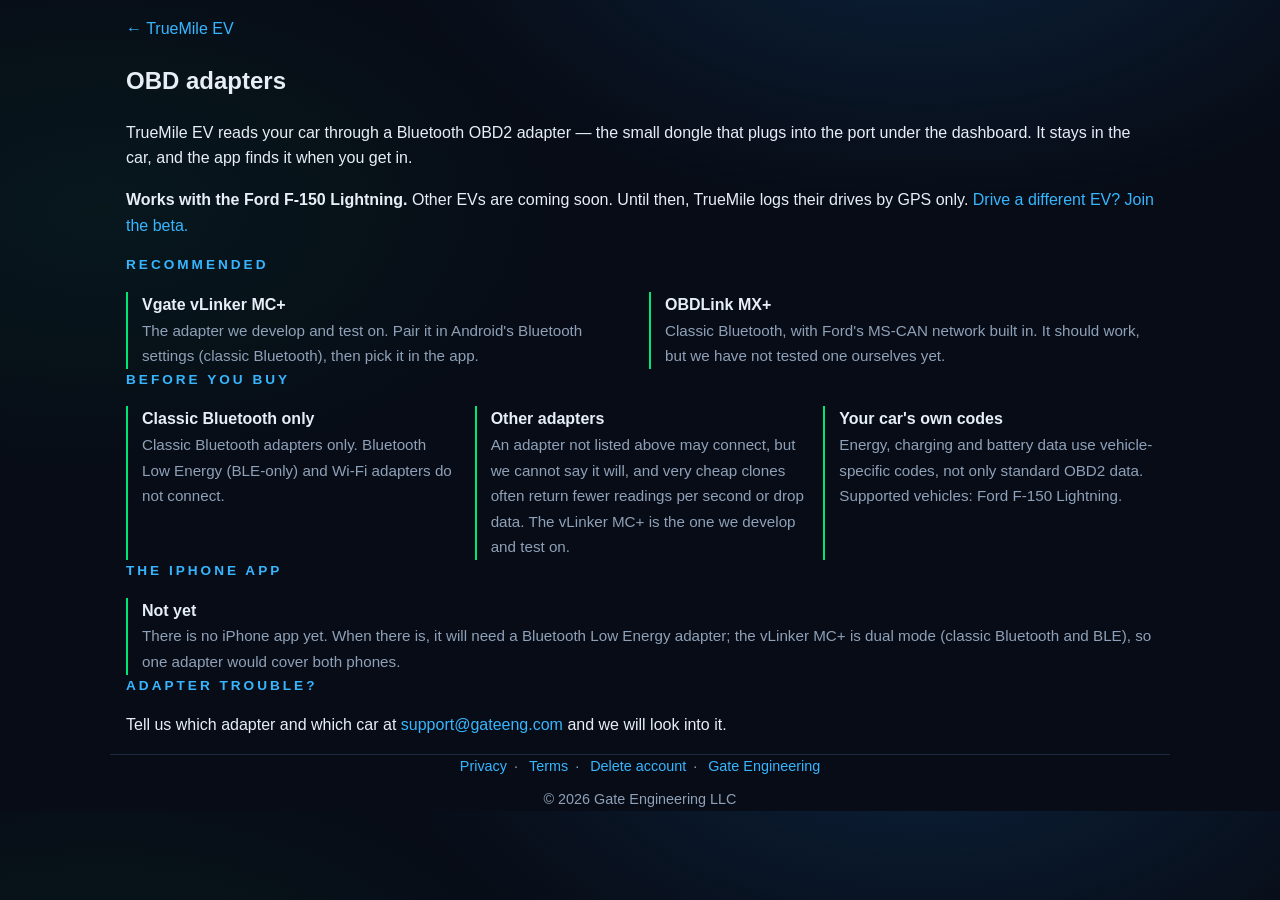
<file: adapters/index.html>
<!doctype html>
<html lang="en">
<head>
<meta charset="utf-8">
<meta name="viewport" content="width=device-width, initial-scale=1">
<title>OBD adapters — TrueMile EV</title>
<meta name="description" content="Which Bluetooth OBD2 adapters work with TrueMile EV on the Ford F-150 Lightning: classic Bluetooth only, the Vgate vLinker MC+ and the OBDLink MX+.">
<link rel="icon" href="../assets/icon.png">
<link rel="stylesheet" href="../assets/site.css">
</head>
<body>
<main class="wrap">
<p><a href="../">← TrueMile EV</a></p>
<h2>OBD adapters</h2>
<p>TrueMile EV reads your car through a Bluetooth OBD2 adapter — the small dongle that plugs into the port under the dashboard. It stays in the car, and the app finds it when you get in.</p>
<!-- The words in [data-launch] slots and #adapterList come from ../assets/lib/launch.js (filled by
     ../assets/launch-page.js), the one place the launch wording lives. -->
<p><b data-launch="worksWith"></b> <span data-launch="comingSoon"></span>
<a href="../#beta" data-launch="betaHint"></a></p>

<h3 class="sec">Recommended</h3>
<div class="promise" id="adapterList"></div>

<h3 class="sec">Before you buy</h3>
<div class="promise">
<div><b>Classic Bluetooth only</b><span data-launch="adapterRule"></span></div>
<div><b>Other adapters</b><span>An adapter not listed above may connect, but we cannot say it will, and very cheap clones often return fewer readings per second or drop data. The vLinker MC+ is the one we develop and test on.</span></div>
<div><b>Your car's own codes</b><span>Energy, charging and battery data use vehicle-specific codes, not only standard OBD2 data. Supported vehicles: <span data-launch="vehicles"></span>.</span></div>
</div>

<h3 class="sec">The iPhone app</h3>
<div class="promise">
<div><b>Not yet</b><span>There is no iPhone app yet. When there is, it will need a Bluetooth Low Energy adapter; the vLinker MC+ is dual mode (classic Bluetooth and BLE), so one adapter would cover both phones.</span></div>
</div>

<h3 class="sec">Adapter trouble?</h3>
<p>Tell us which adapter and which car at <a href="mailto:support@gateeng.com">support@gateeng.com</a> and we will look into it.</p>
</main>
<footer class="wrap">
  <div>
    <a href="https://gateeng.com/truemile-privacy/">Privacy</a>·
    <a href="https://gateeng.com/truemile-terms/">Terms</a>·
    <a href="https://gateeng.com/truemile-privacy/delete/">Delete account</a>·
    <a href="https://gateeng.com">Gate Engineering</a>
  </div>
  <div style="margin-top:10px">© 2026 Gate Engineering LLC</div>
</footer>
<script type="module" src="../assets/launch-page.js"></script>
</body>
</html>
</file>
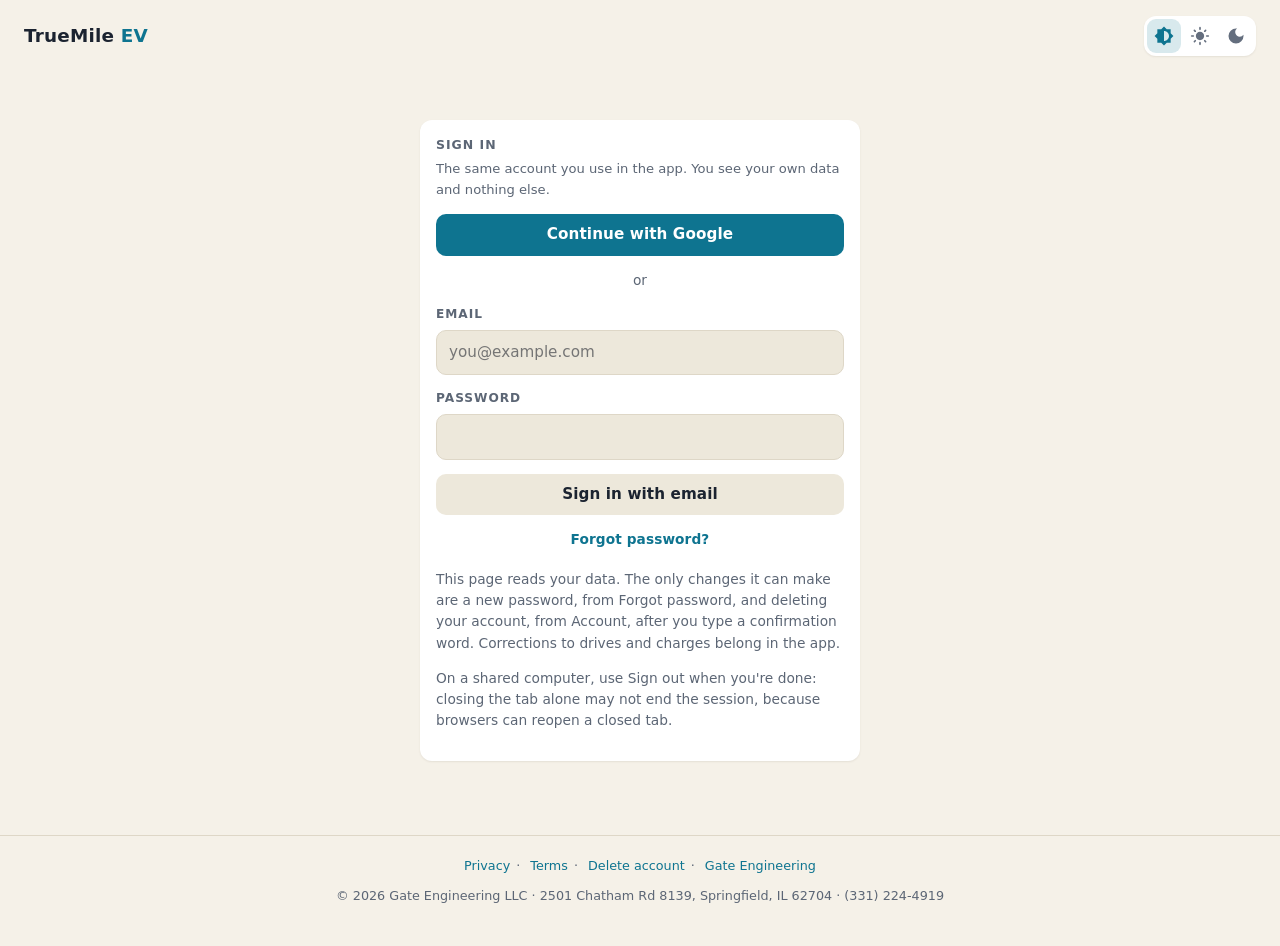
<file: app.html>
<!DOCTYPE html>
<html lang="en"><head><meta charset="utf-8"><meta name="viewport" content="width=device-width, initial-scale=1">
<meta http-equiv="Content-Security-Policy" content="default-src 'none'; script-src 'self'; style-src 'self' 'unsafe-inline'; img-src 'self' data: blob:; connect-src 'self' https://fsnmjxtthahperapdihw.supabase.co https://tiles.openfreemap.org; worker-src 'self'; base-uri 'none'; form-action 'none'">
<meta name="color-scheme" content="dark light">
<meta name="robots" content="noindex">
<title>TrueMile EV — your dashboard</title>
<link rel="icon" href='data:image/svg+xml,<svg xmlns="http://www.w3.org/2000/svg" viewBox="0 0 64 64"><path d="M10 12 h18 a20 20 0 0 1 0 40 h-18 z" fill="%231e88d2"/><circle cx="52" cy="32" r="6" fill="%2300e676"/></svg>'>
<link rel="stylesheet" href="assets/style.css?v=9">
<link rel="stylesheet" href="assets/css/tiles.css?v=9">
<link rel="stylesheet" href="assets/css/account.css?v=9">
<link rel="stylesheet" href="assets/css/garage.css?v=9">
<link rel="stylesheet" href="assets/css/settings.css?v=9">
<link rel="stylesheet" href="assets/css/financial.css?v=9">
<link rel="stylesheet" href="assets/css/charges.css?v=9">
<link rel="stylesheet" href="assets/css/charts.css?v=9">
<link rel="stylesheet" href="assets/css/trips.css?v=9">
<link rel="stylesheet" href="assets/css/map.css?v=9">
<link rel="stylesheet" href="assets/css/report.css?v=9">
<link rel="stylesheet" href="assets/css/print.css?v=9">
<script src="assets/config.js?v=9"></script>
</head><body>
<div class="shell" id="shell">

  <aside id="sidebar" class="sidebar hide" aria-label="Sections"></aside>
  <div class="scrim hide" id="scrim"></div>

  <div class="main">
    <header class="topbar" id="topbar">
      <div class="tb-left" id="tbLeft">
        <a class="tb-brand" href="index.html">TrueMile <b>EV</b></a>
      </div>
      <div class="tb-right" id="tbRight"></div>
    </header>

    <div id="banner"></div>

    <!-- ── not configured ─────────────────────────────────────────────────────────────────── -->
    <div id="unconfigured" class="panel narrow hide">
      <h2>One value missing</h2>
      <p class="note">This page needs the project's public anon key before it can talk to anything.
      Run <code>python tools/web-config.py</code>, which copies it into <code>assets/config.js</code> from the
      app's own source. Only the public anon key belongs in that file: it is served to every visitor.</p>
    </div>

    <!-- ── sign in ────────────────────────────────────────────────────────────────────────── -->
    <div id="signIn" class="panel narrow hide">
      <h2>Sign in</h2>
      <p class="sub">The same account you use in the app. You see your own data and nothing else.</p>
      <button id="googleBtn" type="button" class="primary wide">Continue with Google</button>
      <p class="note center gap-top">or</p>
      <label for="email">Email</label>
      <input id="email" type="email" autocomplete="username" placeholder="you@example.com">
      <label for="password">Password</label>
      <input id="password" type="password" autocomplete="current-password">
      <button id="emailBtn" type="button" class="wide gap-top">Sign in with email</button>
      <p class="forgot"><button id="forgotBtn" type="button" class="link">Forgot password?</button></p>
      <div id="signInMsg"></div>
      <p class="note signin-note">This page reads your data. The only changes it can make are a new password, from
      Forgot password, and deleting your account, from Account, after you type a confirmation word. Corrections
      to drives and charges belong in the app.</p>
      <p class="note signin-shared">On a shared computer, use Sign out when you're done: closing the tab alone may
      not end the session, because browsers can reopen a closed tab.</p>
    </div>

    <!-- ── forgot password: the app's code flow (lib/recovery.js; the app's ui/auth/EmailCodeScreens.kt).
         Step 1 emails a code; step 2 takes the code AND the new password together, checks the
         password first so a short one never spends the code, and signs in only once it is saved. -->
    <div id="reset" class="panel narrow hide">
      <h2>Reset your password</h2>
      <div id="resetAsk">
        <p class="sub">Enter the email you use for your TrueMile EV account. We'll email you a 6-digit code.</p>
        <label for="resetEmail">Email</label>
        <input id="resetEmail" type="email" autocomplete="username" placeholder="you@example.com">
        <button id="resetSendBtn" type="button" class="primary wide gap-top">Send code</button>
        <p class="forgot"><button id="resetHaveCodeBtn" type="button" class="link">I already have a code</button></p>
        <p class="note">Signed up with Google? Use Continue with Google instead: there is no password to reset.</p>
      </div>
      <div id="resetCodeStep" class="hide">
        <p class="sub" id="resetSentTo"></p>
        <div id="resetCodeField">
          <label for="resetCode">Code</label>
          <input id="resetCode" type="text" inputmode="numeric" autocomplete="one-time-code" maxlength="14" placeholder="123456">
        </div>
        <label for="newPassword">New password</label>
        <input id="newPassword" type="password" autocomplete="new-password" placeholder="At least 8 characters">
        <label for="newPassword2">New password, again</label>
        <input id="newPassword2" type="password" autocomplete="new-password">
        <button id="resetSaveBtn" type="button" class="primary wide gap-top">Set new password</button>
        <button id="resetResendBtn" type="button" class="wide gap-top">Send a new code</button>
        <p class="forgot"><button id="resetOtherEmailBtn" type="button" class="link">Use a different email</button></p>
      </div>
      <div id="resetMsg" aria-live="polite"></div>
      <p class="forgot"><button id="resetBackBtn" type="button" class="link">Back to sign in</button></p>
    </div>

    <!-- ── the signed-in sections ─────────────────────────────────────────────────────────── -->
    <main id="view" class="hide"></main>

    <footer>
      <div>
        <a href="https://gateeng.com/truemile-privacy/">Privacy</a>·
        <a href="https://gateeng.com/truemile-terms/">Terms</a>·
        <a href="https://gateeng.com/truemile-privacy/delete/">Delete account</a>·
        <a href="https://gateeng.com">Gate Engineering</a>
      </div>
      <div class="foot2">© 2026 Gate Engineering LLC · 2501 Chatham Rd 8139, Springfield, IL 62704 · (331) 224-4919</div>
    </footer>
  </div>

</div>
<script type="module" src="assets/app.js?v=9"></script>
</body></html>
</file>
<file: assets/site.css>
/* TrueMile EV — the public page. Self-hosted, no font or script from anywhere else.
   Two themes, the app's own: deep navy after dark, warm ivory by day. */
:root, :root[data-theme="dark"]{
  --bg:#070c16; --card:#101a2c; --card2:#0c1524; --ink:#e8eef7; --muted:#8fa1b8; --dim:#5d6e85;
  --line:#1d2b42; --cyan:#37b6ff; --green:#00e676; --blue:#2e9be6; --amber:#ffb300; --red:#ff5252;
  --glow:rgba(30,110,190,.22); --glow2:rgba(0,180,120,.07); --shadow:rgba(0,0,0,.5);
  --bezel:#16202f;
  /* the app's own nav colours, one per screen */
  --c-board:#00e676; --c-charge:#00b0ff; --c-live:#ff1744; --c-map:#ff6d00; --c-report:#ffd600;
  --c-wear:#37b6ff; --c-auto:#b388ff;
}
:root[data-theme="light"]{
  --bg:#f5f1e8; --card:#ffffff; --card2:#ede8db; --ink:#1b2330; --muted:#5c6675; --dim:#8a93a3;
  --line:#ded7c7; --cyan:#0e7490; --green:#15803d; --blue:#2563eb; --amber:#b45309; --red:#b91c1c;
  --glow:rgba(14,116,144,.10); --glow2:rgba(21,128,61,.06); --shadow:rgba(90,80,60,.18);
  --bezel:#d9d2c2;
  --c-board:#15803d; --c-charge:#0369a1; --c-live:#b91c1c; --c-map:#c2410c; --c-report:#a16207;
  --c-wear:#0e7490; --c-auto:#6d28d9;
}
*{box-sizing:border-box}
html{scroll-behavior:smooth}
body{margin:0;font-family:-apple-system,"Segoe UI",Roboto,sans-serif;background:var(--bg);color:var(--ink);
  line-height:1.6;overflow-x:hidden;
  background-image:radial-gradient(900px 520px at 72% -12%,var(--glow),transparent 60%),
                   radial-gradient(760px 440px at 8% 26%,var(--glow2),transparent 60%);}
a{color:var(--cyan);text-decoration:none}a:hover{text-decoration:underline}
.wrap{max-width:1060px;margin:0 auto;padding:0 16px}

/* ── splash ── the app's, ported from ui/SplashScreen.kt ──────────────────── */
/* Fixed navy, not a theme token: the app's splash is #0A1628 in both themes. */
#splash{position:fixed;inset:0;z-index:50;background:#0a1628;overflow:hidden;
  display:flex;align-items:center;justify-content:center;
  transition:opacity .45s ease,visibility .45s}
#splash.gone{opacity:0;visibility:hidden}
#splashCanvas{position:absolute;inset:0;transition:opacity .3s ease}
#splash.icon #splashCanvas{opacity:0}

/* the white collision flash: 90ms in, then away with the electrons */
#splash .flash{position:absolute;inset:0;background:#fff;opacity:0;pointer-events:none}
#splash.hit .flash{animation:flash 1.1s ease-out forwards}
@keyframes flash{0%{opacity:0}8%{opacity:.85}100%{opacity:0}}

#splash .lockup{position:relative;display:flex;flex-direction:column;align-items:center}
/* the bolt snaps on at the collision and fades as the icon takes its place */
#splash .bolt{position:absolute;top:50%;left:50%;width:58px;height:58px;margin:-29px 0 0 -29px;
  opacity:0;transition:opacity .22s ease}
#splash.hit .bolt{opacity:1;transition:none}
#splash.icon .bolt{opacity:0}
/* 130dp in the app; the same absolute size here, shrinking only on a small phone */
#splash .mark{width:min(130px,34vw);height:min(130px,34vw);display:block;opacity:0;transform:scale(0)}
#splash.icon .mark{animation:spring .5s cubic-bezier(.2,1.5,.4,1) forwards}
#splash.named .mark{animation:spring .5s cubic-bezier(.2,1.5,.4,1) forwards,
  beat .96s ease-in-out .5s infinite}
@keyframes spring{from{opacity:1;transform:scale(0)}to{opacity:1;transform:scale(1)}}
@keyframes beat{0%,100%{transform:scale(1)}50%{transform:scale(1.14)}}

/* name + tagline sit 120dp below centre and rise 36px into place over 700ms */
#splash .name{position:absolute;top:calc(50% + 120px);left:0;right:0;text-align:center;
  opacity:0;transform:translateY(36px);
  transition:opacity .7s ease,transform .7s cubic-bezier(.4,0,.2,1)}
#splash.named .name{opacity:1;transform:none}
#splash .word{font-size:30px;font-weight:900;letter-spacing:3px;color:#fff}
#splash .word span{color:#00e5ff}
#splash .tag{font-size:12px;letter-spacing:.4px;color:rgba(255,255,255,.45);margin-top:6px}
#splash .skip{position:absolute;bottom:56px;left:0;right:0;text-align:center;
  color:rgba(255,255,255,.28);font-size:.72em;letter-spacing:1px;text-transform:uppercase;
  opacity:0;transition:opacity .4s ease}
#splash.named .skip{opacity:1}

/* ── header — one row on a desktop, two tidy rows on a phone ────────────────── */
header.bar{display:flex;align-items:center;gap:8px;padding:12px 0 4px;flex-wrap:wrap}
.bar .stores{display:flex;gap:8px;margin-left:auto;flex-wrap:nowrap}
.btn{display:inline-flex;align-items:center;justify-content:center;gap:7px;padding:9px 14px;
  border-radius:11px;font-weight:700;font-size:.88em;border:1px solid var(--line);color:var(--ink);
  background:transparent;cursor:pointer;white-space:nowrap}
.btn:hover{border-color:var(--dim);text-decoration:none}
.btn.primary{background:linear-gradient(92deg,var(--cyan),var(--green));color:#04121f;border:0}
/* the light theme's darker gradient needs white text to reach 4.5:1 at both ends */
:root[data-theme="light"] .btn.primary{color:#fff}
.btn[aria-disabled="true"]{opacity:.45;cursor:default}
.btn svg{width:16px;height:16px;flex:none}

/* ── title ──────────────────────────────────────────────────────────────────── */
.hero{text-align:center;padding:4px 0 0}
.hero h1{font-size:clamp(1.8em,6vw,2.6em);margin:0;letter-spacing:.5px;font-weight:800}
.hero h1 span{background:linear-gradient(92deg,var(--cyan),var(--green));-webkit-background-clip:text;background-clip:text;color:transparent}

/* ── 3D carousel ────────────────────────────────────────────────────────────── */
/* overflow-x:clip: on a phone the side screens reach past the edge and would widen the whole page (the
   browser then shrinks everything to fit); clip, unlike hidden, keeps the 3D ring and the vertical overflow */
.stage{position:relative;height:456px;perspective:1250px;margin:10px 0 0;overflow-x:clip}
.ring{position:absolute;inset:0;transform-style:preserve-3d;transition:transform .75s cubic-bezier(.22,.9,.28,1)}
.slide{position:absolute;left:50%;top:0;width:214px;height:440px;margin-left:-107px;
  display:flex;flex-direction:column;align-items:center;justify-content:center;
  transition:opacity .5s ease,filter .5s ease;backface-visibility:hidden}
.slide[data-far="1"]{opacity:.34;filter:saturate(.55)}
/* A drawn screen keeps the captures' own proportions (540 x 990 plus the 6px bezel); a photographed
   one is fitted to its picture (.fit, set by site.js once the file loads), so the frame is exactly the
   screenshot plus the bezel and the app's bottom bar sits on the frame's bottom edge. */
.phone{flex:none;width:100%;aspect-ratio:214/382;border-radius:28px;position:relative;overflow:hidden;
  background:var(--bezel);border:1px solid var(--line);box-shadow:0 20px 46px var(--shadow)}
.phone.fit{aspect-ratio:auto;padding:6px}
.phone.fit .shot{position:static;display:block;width:100%;height:auto;object-fit:fill}
.phone .screen{position:absolute;inset:6px;border-radius:23px;background:var(--bg);overflow:hidden;
  display:flex;flex-direction:column}
/* contain, not cover: a real screenshot arrives with the status bar, the tour's banner and the
   Android nav bar cropped off, so its aspect is shorter than the frame. Cover would answer that by
   slicing 14% off each SIDE of the screen. Contained and top-anchored, the whole screen shows and
   the leftover strip reads as the phone's chin - so it needs the screen's own background, not the
   bezel's. */
.phone .shot{position:absolute;inset:6px;border-radius:23px;width:calc(100% - 12px);height:calc(100% - 12px);
  object-fit:contain;object-position:top center;background:var(--bg)}
.phone .status{display:flex;justify-content:space-between;padding:6px 10px 2px;font-size:8px;color:var(--dim)}
.phone .body{flex:1;padding:6px 8px;display:flex;flex-direction:column;gap:5px;overflow:hidden}
/* the app's own bottom bar: bolt, five labelled tabs (the current one in a pill of its colour), gear */
.phone .navbar{display:flex;justify-content:space-between;align-items:center;gap:1px;
  background:var(--card2);border-top:1px solid var(--line);padding:5px 4px 6px}
.phone .navbar svg{width:12px;height:12px;color:var(--dim);display:block}
.phone .nb-end{flex:none;padding:0 2px}
.phone .nb-tab{flex:1;display:flex;flex-direction:column;align-items:center;gap:1px;padding:3px 0;
  border-radius:8px;color:var(--dim)}
.phone .nb-tab i{font-style:normal;font-size:6px;line-height:1;letter-spacing:.1px}
.phone .nb-tab.on{color:var(--c);background:color-mix(in srgb,var(--c) 18%,transparent);font-weight:700}
.phone .nb-tab.on svg{color:var(--c)}

/* a real screenshot covers the drawn screen once it loads; shapes differ per device */
.watch .face .shot{position:absolute;inset:0;width:100%;height:100%;border-radius:50%;object-fit:cover}
.watch .fallback{display:flex;flex-direction:column;align-items:center;justify-content:center;
  width:100%;height:100%}
.head .display .shot{position:absolute;inset:0;width:100%;height:100%;border-radius:9px;object-fit:cover}
.head .fallback{display:flex;flex-direction:column;width:100%;height:100%}

/* the watch and the car's own screen are not phones */
.watch{width:100%;height:100%;display:flex;align-items:center;justify-content:center}
.watch .face{width:176px;height:176px;border-radius:50%;background:var(--bg);border:10px solid var(--bezel);
  display:flex;flex-direction:column;align-items:center;justify-content:center;gap:2px;
  box-shadow:0 20px 46px var(--shadow)}
.head{width:100%;height:100%;display:flex;align-items:center;justify-content:center}
.head .unit{width:206px;border-radius:14px;background:var(--bezel);border:1px solid var(--line);
  padding:7px;box-shadow:0 20px 46px var(--shadow)}
/* 16:9, the Desktop Head Unit's own capture shape (shots/README.md: car-launch-menu.png) */
.head .display{border-radius:9px;background:var(--bg);overflow:hidden;aspect-ratio:16/9;
  display:flex;flex-direction:column}
.head .hbar{display:flex;gap:5px;align-items:center;padding:3px 7px;border-bottom:1px solid var(--line)}
.head .hbar svg{width:10px;height:10px;color:var(--dim)}
.head .aa-title{font-size:8.5px;font-weight:700;color:var(--ink);line-height:1.2}
/* the launch car app's menu: a list of rows, as Android Auto draws a list template */
.head .aa-list{flex:1;display:flex;flex-direction:column;justify-content:space-evenly;padding:0 5px;min-height:0}
.head .aa-row{display:flex;align-items:center;justify-content:space-between;gap:4px;padding:2px 3px;
  border-bottom:1px solid var(--line);line-height:1.15}
.head .aa-row:last-child{border-bottom:0}
.head .aa-row span{display:flex;flex-direction:column;min-width:0}
.head .aa-row b{font-size:7.5px;color:var(--ink);white-space:nowrap}
.head .aa-row i{font-style:normal;font-size:6px;color:var(--muted);white-space:nowrap;overflow:hidden;text-overflow:ellipsis}
.head .aa-row svg{width:9px;height:9px;color:var(--dim);flex:none}
.head .vents{display:flex;justify-content:space-between;padding:6px 4px 0}
.head .vents i{display:block;width:34px;height:5px;border-radius:3px;background:var(--line)}

/* mock-screen parts */
.t{background:var(--card);border-radius:7px;padding:5px 6px;min-width:0}
.t .k{font-size:6.5px;letter-spacing:.6px;text-transform:uppercase;color:var(--muted);white-space:nowrap}
.t .v{font-size:12px;font-weight:800;line-height:1.15;white-space:nowrap}
.g2{display:grid;grid-template-columns:1fr 1fr;gap:5px}
.g3{display:grid;grid-template-columns:1fr 1fr 1fr;gap:5px}
.row{display:flex;gap:5px;align-items:center}
.cyan{color:var(--cyan)}.green{color:var(--green)}.amber{color:var(--amber)}.blue{color:var(--blue)}.red{color:var(--red)}
.muted{color:var(--muted)}
.bar-s{height:5px;border-radius:3px;background:var(--line);overflow:hidden}
.bar-s i{display:block;height:100%;background:linear-gradient(90deg,var(--cyan),var(--green))}
.listrow{display:flex;justify-content:space-between;font-size:7.5px;color:var(--muted);
  border-bottom:1px solid var(--line);padding:3px 1px}
.mapbg{position:absolute;inset:0;background:
  linear-gradient(90deg,transparent 49%,var(--line) 49.5%,var(--line) 50.5%,transparent 51%),
  linear-gradient(0deg,transparent 39%,var(--line) 39.5%,var(--line) 40.5%,transparent 41%),
  linear-gradient(72deg,transparent 64%,var(--line) 64.4%,var(--line) 65.4%,transparent 66%),var(--card2)}
.pin{position:absolute;width:9px;height:9px;border-radius:50%;border:2px solid var(--bg)}
.dots{display:flex;gap:4px;justify-content:center;padding-top:5px}
.dots i{width:4px;height:4px;border-radius:50%;background:var(--line);display:block}
.dots i.on{background:var(--cyan)}

/* ── the app's own bottom bar, doing the steering ───────────────────────────── */
.appnav{display:flex;justify-content:center;gap:2px;flex-wrap:wrap;margin:6px 0 0}
.appnav button{display:flex;flex-direction:column;align-items:center;gap:2px;min-width:56px;
  padding:8px 6px;border-radius:16px;border:0;background:transparent;color:var(--dim);
  font:inherit;font-size:.7em;font-weight:600;letter-spacing:.2px;cursor:pointer;transition:background .2s}
.appnav button svg{width:22px;height:22px;transition:width .2s,height .2s}
.appnav button[aria-selected="true"]{color:var(--c);background:color-mix(in srgb,var(--c) 15%,transparent);font-weight:700}
.appnav button[aria-selected="true"] svg{width:26px;height:26px;color:var(--c)}
.appnav .soon::after{content:"soon";display:block;font-size:.72em;font-weight:600;color:var(--dim);letter-spacing:.4px}

/* ── the write-up under the carousel ───────────────────────────── */
.readout{background:var(--card);border:1px solid var(--line);border-radius:16px;padding:22px 24px;
  margin-top:14px;min-height:190px}
.readout h2{margin:0 0 2px;font-size:1.3em;letter-spacing:.3px}
.readout .lede{color:var(--ink);font-size:1.02em;margin:0 0 10px}
.readout p.detail{color:var(--muted);margin:0 0 12px;max-width:72ch}
.readout ul{list-style:none;margin:0;padding:0;display:flex;gap:8px;flex-wrap:wrap}
.readout li{font-size:.84em;color:var(--muted);background:var(--card2);border:1px solid var(--line);
  border-radius:999px;padding:5px 12px}
.fade-in{animation:fade .45s ease}
@keyframes fade{from{opacity:0;transform:translateY(6px)}to{opacity:1;transform:none}}

/* ── promises + footer ─────────────────────────────────────────────────────── */
section{padding:26px 0}
h2.sec,h3.sec{font-size:.85em;letter-spacing:3px;text-transform:uppercase;color:var(--cyan);margin:0 0 16px}
.promise{display:grid;grid-template-columns:repeat(auto-fit,minmax(240px,1fr));gap:18px}
.promise div{border-left:2px solid var(--green);padding-left:14px}
.promise b{display:block}
.promise span{color:var(--muted);font-size:.95em}
.promise span span{font-size:inherit}
footer{border-top:1px solid var(--line);margin-top:16px;padding:22px 0 40px;color:var(--muted);
  font-size:.9em;text-align:center}
footer a{margin:0 7px;display:inline-block}

/* ── launch: which car (the words: assets/lib/launch.js) ─── */
.launchline{background:var(--card);border:1px solid var(--line);border-radius:16px;padding:16px 20px;
  display:flex;flex-wrap:wrap;gap:6px 12px;align-items:baseline}
.launchline b{color:var(--ink)}
.launchline span,.launchline a{font-size:.95em}
.launchline span{color:var(--muted)}
.note{color:var(--muted);font-size:.88em}

/* ── Plans & pricing (#pricing; the words: assets/lib/plans.js, the dashboard's own plan rows) ──
   One column on a phone; three cards side by side once each can be about 270px wide. */
.pricing-lead{margin:0 0 16px;max-width:72ch}
.pricing{display:grid;grid-template-columns:minmax(0,1fr);gap:16px;margin:0 0 16px}
@media (min-width:880px){.pricing{grid-template-columns:repeat(3,minmax(0,1fr))}}
.pp{background:var(--card);border:1px solid var(--line);border-radius:16px;padding:18px 20px;min-width:0;
  overflow-wrap:break-word}
.pp-max{border-color:var(--c-auto)}
.pp h3{margin:0 0 4px;font-size:1.25em;letter-spacing:.2px}
.pp p{margin:0}
.pp-price{color:var(--green);font-size:1.05em}
.pp-price b{font-size:1.45em;font-weight:800}
.pp-alt{color:var(--muted);font-size:.9em}
.pp .pp-who{margin-top:10px;color:var(--ink)}
.pp .pp-intro{margin-top:12px;font-weight:700;font-size:.93em}
.pp-checks{list-style:none;margin:10px 0 0;padding:0;font-size:.93em}
.pp-checks li{position:relative;padding-left:1.6em;margin-bottom:6px}
/* a drawn tick, not a character: nothing for a screen reader to read out on every line */
.pp-checks li::before{content:"";position:absolute;left:.4em;top:.3em;width:.38em;height:.7em;
  border:solid var(--green);border-width:0 2px 2px 0;transform:rotate(45deg)}
.pp-limits{margin:14px 0 0;padding:12px 0 0;border-top:1px solid var(--line);display:grid;gap:10px}
.pp-limits dt{font-size:.74em;font-weight:700;letter-spacing:1.4px;text-transform:uppercase;color:var(--muted)}
.pp-limits dd{margin:2px 0 0;font-size:.93em}
.pp-limits dd.pp-off{color:var(--muted)}
.pp-note{display:block;color:var(--muted);font-size:.92em;margin-top:3px}
.pricing-notes{color:var(--muted);font-size:.92em;overflow-wrap:break-word}
.pricing-notes p{margin:0 0 8px;max-width:80ch}
.pricing-notes .pp-cta{margin:14px 0 0;font-size:1rem}
.pricing-notes .btn{white-space:normal;text-align:center}
.guarantee{border-left:2px solid var(--amber);padding:2px 0 2px 14px;margin-top:18px;font-size:.9em}
.guarantee b{display:block}
.guarantee span{color:var(--muted);display:block}

/* ── the web dashboard ── */
.dash{background:var(--card);border:1px solid var(--line);border-radius:16px;padding:18px 20px;
  display:flex;flex-wrap:wrap;gap:12px 24px;align-items:center;justify-content:space-between}
.dash > div{flex:1 1 320px;min-width:0}
.dash p{margin:0 0 8px}
.dash p:last-child{margin-bottom:0}

/* ── the beta for other EVs (#beta; the app's "coming soon" line links here) ── */
.beta > p{margin:0 0 16px;max-width:72ch}
.beta .promise{margin-bottom:18px}
.beta-gets{margin:4px 0 0;padding-left:1.1em;color:var(--muted);font-size:.95em}
.beta-gets li{margin-bottom:4px}
.beta-h{display:block;margin:0 0 6px}
.beta-steps{margin:0 0 12px;padding-left:1.3em;color:var(--muted)}
.beta-steps li{margin-bottom:6px}
.beta .btn{margin-top:6px}
.beta > p.beta-join{margin:0 0 8px;font-weight:600}
#beta,#dashboard,#pricing{scroll-margin-top:12px}

/* ── email-link landing (confirmed.html) and the product page's notice (assets/auth-landing.js) ── */
.brand{display:inline-flex;align-items:center;gap:10px;color:var(--ink);font-weight:800;letter-spacing:.3px}
.brand:hover{text-decoration:none}
.brand img{width:32px;height:32px;border-radius:8px;display:block}
.brand b{color:var(--cyan)}
.landing{display:block;max-width:600px;margin:9vh auto 0;background:var(--card);border:1px solid var(--line);
  border-left:3px solid var(--cyan);border-radius:16px;padding:24px 24px 20px;box-shadow:0 20px 46px var(--shadow)}
.landing[data-tone="ok"]{border-left-color:var(--green)}
.landing[data-tone="warn"]{border-left-color:var(--amber)}
.landing h1{font-size:1.45em;line-height:1.25;margin:0 0 10px;letter-spacing:.2px}
.landing p{margin:0 0 12px;color:var(--muted)}
.landing p.lead{color:var(--ink);font-size:1.05em}
.landing p.detail{background:var(--card2);border:1px solid var(--line);border-radius:10px;padding:10px 12px;
  font-size:.92em;overflow-wrap:anywhere}
.landing p.detail .k{color:var(--dim)}
.landing .links{display:flex;flex-wrap:wrap;gap:10px;margin:18px 0 14px}
.landing .links .btn{white-space:normal;text-align:center}
.landing .note{margin:0}
/* the report check (verify.html, assets/verify-page.js): the record's rows */
.landing dl.vrows{display:grid;grid-template-columns:auto 1fr;margin:14px 0 16px;border-top:1px solid var(--line)}
.landing dl.vrows dt,.landing dl.vrows dd{margin:0;padding:8px 0;border-bottom:1px solid var(--line)}
.landing dl.vrows dt{color:var(--dim);padding-right:14px}
.landing dl.vrows dd{color:var(--ink);font-weight:600;overflow-wrap:anywhere;min-width:0}
.landing dl.vrows dd.mono{font-family:ui-monospace,SFMono-Regular,Menlo,Consolas,monospace;font-size:.84em;font-weight:500}
footer .fine{margin-top:10px}
.authnote{position:relative;display:flex;flex-direction:column;gap:4px;margin:10px 0 0;
  background:var(--card);border:1px solid var(--line);border-left:3px solid var(--cyan);border-radius:12px;
  padding:12px 46px 12px 16px}
.authnote[data-tone="ok"]{border-left-color:var(--green)}
.authnote[data-tone="warn"]{border-left-color:var(--amber)}
.authnote span{color:var(--muted);font-size:.95em}
.authnote .detail{overflow-wrap:anywhere;font-size:.88em}
.authnote .help{font-size:.88em}
.authnote .x{position:absolute;top:6px;right:6px;width:34px;height:34px;border-radius:9px;border:0;
  background:transparent;color:var(--muted);font-size:1.3em;line-height:1;cursor:pointer}
.authnote .x:hover{background:var(--card2);color:var(--ink)}

@media (max-width:640px){
  header.bar{padding-bottom:2px}
  .bar .stores{margin-left:auto}
  .btn{font-size:.82em;padding:8px 12px}
  .readout{padding:18px}
  .landing{margin-top:5vh;padding:20px 18px 16px}
  .landing h1{font-size:1.3em}
  .stage{height:420px;margin-left:-16px;margin-right:-16px} /* clip at the screen's edge, not the gutter */
  .slide{width:186px;height:404px;margin-left:-93px}
  .watch .face{width:150px;height:150px}
  .head .unit{width:180px}
  .appnav button{min-width:50px;font-size:.66em}
  .appnav button svg{width:20px;height:20px}
  .appnav button[aria-selected="true"] svg{width:23px;height:23px}
}
@media (max-width:400px){
  .bar .stores{width:100%;margin-left:0;justify-content:space-between}
}
@media (prefers-reduced-motion:reduce){
  html{scroll-behavior:auto}
  .ring{transition:none}
}
</file>
<file: assets/style.css>
/* TrueMile EV — dashboard design system. Self-hosted: no font file, no outside stylesheet.
   The app's own look (TrueMileColors): flat navy after dark, warm ivory by day; cards on a flat page,
   no glows, no gradients. lib/theme.js sets data-theme on <html> (a stored Light / Dark choice, else
   the system); config.js applies a stored choice before the first paint; until then the media query
   below decides. The three token blocks must define the same properties (a test checks).
   Components here are unprefixed and shared by every section; a view adds only classes prefixed with
   its own name, in its own css/*.css file. */

:root, :root[data-theme="dark"]{
  --bg:#0B111E; --card:#131B2A; --card2:#1A2336; --line:#2A3547; --ink:#E8F0FF; --muted:#9AA5B8;
  --dim:#8391A7; --dim-deco:#4A5568; --accent:#00E5FF; --accent-ink:#04121A;
  --m-cost:#34D399; --m-power:#2E9BE6; --m-regen:#39E04D; --m-charging:#22D3EE; --m-bms:#B794F6;
  --m-efficiency:#FACC15; --m-climate:#FB7185; --m-outside:#6FB7E0; --m-distance:#E5E7EB;
  --alert:#E5484D; --caution:#F2A60C; --better:#4ADE80; --worse:#F87171;
  --tier-pro:#2196F3; --tier-max:#00E676; --tier-business:#FFB300;
  --c-board:#00E676; --c-charge:#00B0FF; --c-live:#FF1744; --c-map:#FF6D00; --c-report:#FFD600;
  --c-wear:#00E5FF; --c-auto:#B388FF;
  --hover:rgba(0,229,255,.06); --shadow:none; --pop-shadow:0 18px 48px rgba(0,0,0,.55);
  --scrim:rgba(3,6,12,.62); --err-ink:#FF8A80; --btn-hover:#24304A;
  /* role aliases (the same in every theme) */
  --cyan:var(--accent); --green:var(--c-board); --blue:var(--m-power); --amber:var(--caution); --red:var(--alert);
  --c-account:var(--accent); --c-garage:var(--m-bms); --c-financial:var(--c-board); --c-settings:var(--muted);
  color-scheme:dark;
}
:root[data-theme="light"]{
  --bg:#F5F1E8; --card:#FFFFFF; --card2:#EDE8DB; --line:#DED7C7; --ink:#1B2330; --muted:#5C6675;
  --dim:#646E7E; --dim-deco:#B7B0A0; --accent:#0E7490; --accent-ink:#FFFFFF;
  --m-cost:#15803D; --m-power:#0E63C4; --m-regen:#128A3C; --m-charging:#2563EB; --m-bms:#6D28D9;
  --m-efficiency:#B45309; --m-climate:#C2410C; --m-outside:#2C7CB0; --m-distance:#374151;
  --alert:#C62828; --caution:#B26A00; --better:#15803D; --worse:#C62828;
  --tier-pro:#1D4ED8; --tier-max:#15803D; --tier-business:#B45309;
  --c-board:#15803D; --c-charge:#0369A1; --c-live:#B91C1C; --c-map:#C2410C; --c-report:#A16207;
  --c-wear:#0E7490; --c-auto:#6D28D9;
  --hover:rgba(14,116,144,.06); --shadow:0 1px 2px rgba(90,80,60,.10); --pop-shadow:0 18px 48px rgba(90,80,60,.28);
  --scrim:rgba(40,36,28,.40); --err-ink:#B91C1C; --btn-hover:#DCD5C4;
  --cyan:var(--accent); --green:var(--c-board); --blue:var(--m-power); --amber:var(--caution); --red:var(--alert);
  --c-account:var(--accent); --c-garage:var(--m-bms); --c-financial:var(--c-board); --c-settings:var(--muted);
  color-scheme:light;
}
@media (prefers-color-scheme: light){
  :root:not([data-theme]){
    --bg:#F5F1E8; --card:#FFFFFF; --card2:#EDE8DB; --line:#DED7C7; --ink:#1B2330; --muted:#5C6675;
    --dim:#646E7E; --dim-deco:#B7B0A0; --accent:#0E7490; --accent-ink:#FFFFFF;
    --m-cost:#15803D; --m-power:#0E63C4; --m-regen:#128A3C; --m-charging:#2563EB; --m-bms:#6D28D9;
    --m-efficiency:#B45309; --m-climate:#C2410C; --m-outside:#2C7CB0; --m-distance:#374151;
    --alert:#C62828; --caution:#B26A00; --better:#15803D; --worse:#C62828;
    --tier-pro:#1D4ED8; --tier-max:#15803D; --tier-business:#B45309;
    --c-board:#15803D; --c-charge:#0369A1; --c-live:#B91C1C; --c-map:#C2410C; --c-report:#A16207;
    --c-wear:#0E7490; --c-auto:#6D28D9;
    --hover:rgba(14,116,144,.06); --shadow:0 1px 2px rgba(90,80,60,.10); --pop-shadow:0 18px 48px rgba(90,80,60,.28);
    --scrim:rgba(40,36,28,.40); --err-ink:#B91C1C; --btn-hover:#DCD5C4;
    --cyan:var(--accent); --green:var(--c-board); --blue:var(--m-power); --amber:var(--caution); --red:var(--alert);
    --c-account:var(--accent); --c-garage:var(--m-bms); --c-financial:var(--c-board); --c-settings:var(--muted);
    color-scheme:light;
  }
}

:root{
  --r-tile:10px; --r-card:12px; --r-pill:16px; --r-chip:8px;
  --sp1:4px; --sp2:8px; --sp3:12px; --sp4:16px; --sp5:24px; --sp6:32px;
  --gutter:24px; --content:1280px;
  --sb-full:232px; --sb-rail:80px; --sb-drawer:280px;
  --ease:cubic-bezier(.2,.7,.2,1);
}

/* ── base ────────────────────────────────────────────────────────────────────────────────── */
*{box-sizing:border-box}
html{-webkit-text-size-adjust:100%;overflow-x:hidden}
body{margin:0;font-family:system-ui,-apple-system,"Segoe UI",Roboto,"Helvetica Neue",Arial,sans-serif;
  font-size:.95rem;line-height:1.55;background:var(--bg);color:var(--ink);min-height:100vh}
a{color:var(--accent);text-decoration:none}
a:hover{text-decoration:underline}
code{font-family:ui-monospace,Consolas,monospace;font-size:.92em;background:var(--card2);padding:1px 5px;border-radius:5px}
img,svg{max-width:100%}
svg.ico{flex:none;display:inline-block;vertical-align:middle}
.hide{display:none!important}
.center{text-align:center}
.gap-top{margin-top:14px}
.wide{width:100%}
.num,.tnum{font-variant-numeric:tabular-nums}
.sr-only{position:absolute!important;width:1px;height:1px;padding:0;margin:-1px;overflow:hidden;clip:rect(0 0 0 0);white-space:nowrap;border:0}
:focus-visible{outline:2px solid var(--accent);outline-offset:2px}

/* ── the shell: sidebar | main column ────────────────────────────────────────────────────── */
.shell{min-height:100vh}
.shell.with-nav{display:grid;grid-template-columns:var(--sb-full) minmax(0,1fr)}
.shell.with-nav.rail{grid-template-columns:var(--sb-rail) minmax(0,1fr)}
.main{min-width:0;display:flex;flex-direction:column;min-height:100vh}
.main > main,.main > #banner,.main > .panel,.main > footer{width:100%;max-width:var(--content);margin-left:auto;margin-right:auto}
#view{padding:0 var(--gutter) var(--sp5);min-width:0;flex:1 0 auto}
#banner{padding:0 var(--gutter)}
#banner:empty{display:none}
#banner .msg{display:flex;align-items:center;gap:10px;flex-wrap:wrap}

.sidebar{position:sticky;top:0;align-self:start;height:100vh;overflow:auto;background:var(--card);box-shadow:var(--shadow);
  display:flex;flex-direction:column;gap:var(--sp2);padding:var(--sp4) var(--sp3);z-index:30;
  border-right:1px solid color-mix(in srgb,var(--line) 60%,transparent);scrollbar-width:thin}
.sb-brand{display:flex;align-items:center;gap:10px;padding:6px 10px 14px;color:var(--ink);font-weight:800;font-size:1.12rem;
  letter-spacing:.2px;white-space:nowrap;min-height:44px}
.sb-brand:hover{text-decoration:none}
.sb-brand b{color:var(--accent);font-weight:800}
.sb-logo{width:30px;height:30px;flex:none}
.sb-nav{display:flex;flex-direction:column;gap:4px;margin:0;padding:0;list-style:none;flex:1 1 auto}
.sb-bottom{display:flex;flex-direction:column;gap:4px;padding-top:var(--sp2);border-top:1px solid var(--line)}
.sb-item{--c:var(--accent);display:flex;align-items:center;gap:14px;min-height:44px;padding:0 14px;border-radius:var(--r-pill);
  color:var(--dim);font-weight:500;font-size:.95rem;white-space:nowrap;transition:background .18s var(--ease),color .18s var(--ease)}
.sb-item:hover{text-decoration:none;background:var(--hover);color:var(--ink)}
.sb-item .ico{width:24px;height:24px;transition:transform .18s var(--ease)}
.sb-item[aria-current="page"]{background:color-mix(in srgb,var(--c) 15%,transparent);color:var(--c);font-weight:700}
.sb-item[aria-current="page"]:hover{color:var(--c)}
.sb-email{color:var(--muted);font-size:.8rem;padding:4px 14px;overflow:hidden;text-overflow:ellipsis;white-space:nowrap;max-width:100%}
.sb-collapse{display:flex;align-items:center;gap:14px;min-height:40px;padding:0 14px;border:0;background:transparent;
  color:var(--dim);font-weight:500;border-radius:var(--r-pill);width:100%;justify-content:flex-start}
.sb-collapse:hover{background:var(--hover);color:var(--ink)}
.sb-collapse .ico{width:22px;height:22px}

/* the icon rail: collapsed by choice at ≥1100 px, always at 768-1099 px */
.shell.rail .sidebar{padding:var(--sp4) 6px;align-items:stretch}
.shell.rail .sb-brand span,.shell.rail .sb-email,.shell.rail .sb-collapse span{display:none}
.shell.rail .sb-brand{justify-content:center;padding:6px 0 14px}
.shell.rail .sb-item{flex-direction:column;justify-content:center;gap:2px;padding:6px 2px;min-height:56px;font-size:.66rem;
  white-space:normal;text-align:center;line-height:1.15}
.shell.rail .sb-item .ico{width:26px;height:26px}
.shell.rail .sb-collapse{justify-content:center;padding:0}
.shell.rail .sb-collapse .ico{transform:rotate(180deg)}

.scrim{position:fixed;inset:0;background:var(--scrim);z-index:40}

@media (min-width:768px) and (max-width:1099.98px){
  .shell.with-nav{grid-template-columns:var(--sb-rail) minmax(0,1fr)}
  .shell.with-nav .sidebar{padding:var(--sp4) 6px}
  .shell.with-nav .sb-brand span,.shell.with-nav .sb-email,.shell.with-nav .sb-collapse{display:none}
  .shell.with-nav .sb-brand{justify-content:center;padding:6px 0 14px}
  .shell.with-nav .sb-item{flex-direction:column;justify-content:center;gap:2px;padding:6px 2px;min-height:56px;font-size:.66rem;
    white-space:normal;text-align:center;line-height:1.15}
  .shell.with-nav .sb-item .ico{width:26px;height:26px}
}
@media (max-width:767.98px){
  :root{--gutter:16px}
  .shell.with-nav,.shell.with-nav.rail{display:block}
  .shell.with-nav .sidebar{position:fixed;left:0;top:0;bottom:0;width:var(--sb-drawer);max-width:86vw;height:auto;align-self:stretch;
    transform:translateX(-102%);transition:transform .2s var(--ease);z-index:50;box-shadow:var(--pop-shadow);visibility:hidden}
  .shell.with-nav .sidebar.open{transform:none;visibility:visible}
  .shell.with-nav .sb-collapse{display:none}
  .shell.rail .sb-brand span,.shell.rail .sb-email{display:revert}
  .shell.rail .sb-brand{justify-content:flex-start;padding:6px 10px 14px}
  .shell.rail .sb-item{flex-direction:row;justify-content:flex-start;gap:14px;padding:0 14px;min-height:44px;font-size:.95rem;white-space:nowrap;text-align:left}
  .shell.rail .sb-item .ico{width:24px;height:24px}
}
@media (min-width:768px){ .scrim{display:none!important} .tb-menu{display:none!important} }

/* ── topbar ─────────────────────────────────────────────────────────────────────────────── */
.topbar{position:sticky;top:0;z-index:20;background:var(--bg);display:flex;align-items:center;gap:12px;
  padding:14px var(--gutter);min-height:72px;width:100%;max-width:var(--content);margin:0 auto}
.tb-left{display:flex;align-items:center;gap:12px;min-width:0;flex:1 1 auto}
.tb-right{display:flex;align-items:center;gap:8px;flex:none;flex-wrap:wrap;justify-content:flex-end;min-width:0}
.tb-brand{font-weight:800;letter-spacing:.2px;font-size:1.15rem;color:var(--ink);white-space:nowrap}
.tb-brand:hover{text-decoration:none}
.tb-brand b{color:var(--accent)}
.tb-sect{--c:var(--accent);width:40px;height:40px;border-radius:var(--r-tile);display:grid;place-items:center;flex:none;
  color:var(--c);background:color-mix(in srgb,var(--c) 14%,transparent)}
.tb-titles{min-width:0;display:flex;flex-direction:column}
.tb-titles h1{font-size:1.3rem;font-weight:800;line-height:1.2;margin:0;white-space:nowrap;overflow:hidden;text-overflow:ellipsis}
.tb-sub{color:var(--muted);font-size:.82rem;white-space:nowrap;overflow:hidden;text-overflow:ellipsis;min-height:1.2em}
.tb-sub a{color:var(--muted)}
.tb-vehicle{width:auto;max-width:240px;min-height:40px;padding:6px 10px;font-size:.88rem;text-overflow:ellipsis}
.tb-refresh .lbl{margin-left:2px}
.pill.demo{background:color-mix(in srgb,var(--caution) 16%,transparent);color:var(--caution)}
a.pill:hover{text-decoration:none;filter:brightness(1.08)}

/* the theme switch: System · Light · Dark, right of Refresh */
.themesw{display:inline-flex;gap:2px;padding:3px;border-radius:12px;background:var(--card);box-shadow:var(--shadow)}
.themesw button{width:34px;height:34px;min-height:0;padding:0;display:grid;place-items:center;border:0;border-radius:9px;
  background:transparent;color:var(--dim)}
.themesw button:hover{color:var(--ink);background:var(--hover)}
.themesw button[aria-checked="true"]{color:var(--accent);background:color-mix(in srgb,var(--accent) 16%,transparent)}
.themesw-one{position:relative;display:none}
@media (max-width:559.98px){
  .themesw{display:none}
  .themesw-one{display:inline-block}
  .tb-refresh .lbl{display:none}
  .tb-refresh{width:40px;padding:0;justify-content:center}
}
@media (max-width:767.98px){
  .topbar{position:static;padding:10px var(--gutter);gap:8px;flex-wrap:wrap;min-height:60px}
  .tb-sect{display:none}
  .tb-titles h1{font-size:1.12rem}
  .tb-vehicle{max-width:150px}
}

/* ── controls ───────────────────────────────────────────────────────────────────────────── */
button{font:inherit;cursor:pointer;border-radius:10px;padding:8px 14px;font-weight:600;letter-spacing:.1px;
  background:var(--card2);color:var(--ink);border:1px solid transparent;transition:background .15s,border-color .15s,color .15s}
button:hover{background:var(--btn-hover)}
button.primary,.btn.primary{background:var(--accent);color:var(--accent-ink);border-color:transparent}
button.primary:hover,.btn.primary:hover{background:color-mix(in srgb,var(--accent) 86%,var(--ink))}
button.small{padding:6px 12px;font-size:.86em}
button:disabled,.btn[aria-disabled="true"]{opacity:.5;cursor:default}
button:disabled:hover{background:var(--card2)}
button.primary:disabled:hover{background:var(--accent)}
.btn{display:inline-flex;align-items:center;justify-content:center;gap:8px;min-height:44px;padding:0 16px;border-radius:10px;
  font-weight:600;background:var(--card2);color:var(--ink);border:1px solid transparent;text-decoration:none;cursor:pointer;
  font-size:.95rem;line-height:1.2;white-space:nowrap}
.btn:hover{text-decoration:none;background:var(--btn-hover)}
.btn.ghost{background:transparent;border-color:var(--line)}
.btn.ghost:hover{background:var(--hover)}
.btn.danger{background:color-mix(in srgb,var(--alert) 16%,transparent);color:var(--alert)}
.btn.danger:hover{background:color-mix(in srgb,var(--alert) 24%,transparent)}
.btn.sm{min-height:36px;padding:0 12px;font-size:.88rem}
.icon-btn{width:40px;height:40px;min-height:0;padding:0;display:inline-grid;place-items:center;border-radius:10px;flex:none;
  background:transparent;color:var(--muted);border:0}
.icon-btn:hover{background:var(--hover);color:var(--ink)}
input,select,textarea{font:inherit;background:var(--card2);color:var(--ink);border:1px solid var(--line);
  border-radius:10px;padding:10px 12px;width:100%;min-width:0}
input:focus-visible,select:focus-visible,textarea:focus-visible{outline:2px solid var(--accent);outline-offset:0;border-color:transparent}
input[type=checkbox],input[type=radio]{width:auto;accent-color:var(--accent)}
input[type=date]{color-scheme:inherit}
label{display:block;font-size:.8em;letter-spacing:.08em;text-transform:uppercase;color:var(--muted);margin:14px 0 6px;font-weight:600}

.seg{display:inline-flex;flex-wrap:wrap;gap:6px;max-width:100%}
.seg button{padding:6px 12px;font-size:.86em;border-radius:999px;background:var(--card);border:1px solid var(--line)}
.seg button:hover{background:var(--hover)}
.seg button.on,.seg button[aria-pressed="true"],.seg button[aria-checked="true"]{color:var(--accent);border-color:currentColor;
  background:color-mix(in srgb,var(--accent) 14%,transparent)}
.chip{display:inline-flex;align-items:center;gap:6px;padding:3px 10px;border-radius:var(--r-chip);font-size:.84em;
  background:var(--card2);color:var(--ink);border:0}
.chip.ok{background:color-mix(in srgb,var(--c-board) 15%,transparent);color:var(--c-board)}
.chip.warn{background:color-mix(in srgb,var(--caution) 15%,transparent);color:var(--caution)}
.chip.err{background:color-mix(in srgb,var(--alert) 15%,transparent);color:var(--alert)}
.pill{display:inline-flex;align-items:center;gap:4px;padding:2px 10px;border-radius:999px;font-size:.78em;font-weight:700;white-space:nowrap;
  background:color-mix(in srgb,var(--accent) 14%,transparent);color:var(--accent)}
.pill.grey{background:color-mix(in srgb,var(--muted) 14%,transparent);color:var(--muted)}
.pill.tier-pro{background:color-mix(in srgb,var(--tier-pro) 16%,transparent);color:var(--tier-pro)}
.pill.tier-max{background:color-mix(in srgb,var(--tier-max) 16%,transparent);color:var(--tier-max)}
.pill.tier-business{background:color-mix(in srgb,var(--tier-business) 16%,transparent);color:var(--tier-business)}
.pill.tier-entry{background:color-mix(in srgb,var(--muted) 16%,transparent);color:var(--muted)}
.badge{display:inline-grid;place-items:center;min-width:18px;height:18px;padding:0 5px;border-radius:9px;font-size:.7rem;font-weight:800;
  background:var(--accent);color:var(--accent-ink);font-variant-numeric:tabular-nums}

/* the app's FilterButton: a two-line stadium on accent 14% */
.filterbtn{display:inline-flex;align-items:center;gap:8px;min-height:44px;padding:4px 12px 4px 14px;border-radius:999px;border:0;
  background:color-mix(in srgb,var(--accent) 14%,transparent);color:var(--accent);text-align:left;max-width:100%}
.filterbtn:hover{background:color-mix(in srgb,var(--accent) 22%,transparent)}
.filterbtn .fb-text{display:flex;flex-direction:column;min-width:0;line-height:1.15}
.filterbtn .fb-k{font-size:10px;color:var(--muted);font-weight:600;letter-spacing:.04em}
.filterbtn .fb-v{font-size:12px;font-weight:800;color:var(--accent);white-space:nowrap;overflow:hidden;text-overflow:ellipsis}
.filterbtn .count{margin-left:2px}

/* section tabs (Garage tabs, Map Trips / Journeys): underline style, scrolls inside itself */
.subtabs{--c:var(--accent);display:flex;gap:4px;border-bottom:1px solid var(--line);overflow-x:auto;overflow-y:hidden;
  scrollbar-width:thin;margin:0 0 var(--sp4);-webkit-overflow-scrolling:touch}
.subtabs a,.subtabs button{display:inline-flex;align-items:center;gap:8px;padding:10px 14px;border:0;border-radius:0;background:transparent;
  color:var(--muted);font-weight:600;white-space:nowrap;border-bottom:2px solid transparent;margin-bottom:-1px;min-height:44px;
  transition:color .15s,background .15s}
.subtabs a:hover,.subtabs button:hover{text-decoration:none;color:var(--ink);background:var(--hover)}
.subtabs [aria-selected="true"],.subtabs [aria-current="page"]{color:var(--c);border-bottom-color:var(--c)}

/* ── type ───────────────────────────────────────────────────────────────────────────────── */
section{padding:0}
h1{font-size:1.3rem;line-height:1.25;margin:0 0 10px;font-weight:800}
h2{font-size:.78rem;letter-spacing:.08em;text-transform:uppercase;color:var(--muted);margin:0 0 12px;line-height:1.4;font-weight:700}
h3{font-size:1rem;margin:0 0 8px}
.sub{color:var(--muted);font-size:.82rem;margin:-6px 0 14px}
.note{color:var(--muted);font-size:.86rem}
.loading{color:var(--muted);margin:6px 0}
.lock,.note.lock{color:var(--muted);display:flex;align-items:center;gap:6px}
.lock .ico{color:var(--dim)}
/* Basic's one summary per list of the rows past its monthly quota (gates.quotaSummary) */
.quota-locked{margin-top:10px;border-top:1px solid var(--line);padding-top:8px}
.quota-locked .note.lock{margin:4px 0;flex-wrap:wrap}
.quota-plans{white-space:nowrap;font-weight:600}
.row-title{font-size:.95rem;font-weight:600}
.subtitle{color:var(--muted);font-size:.82rem}

/* ── surfaces ───────────────────────────────────────────────────────────────────────────── */
.card,.panel{background:var(--card);border-radius:var(--r-card);padding:16px;min-width:0;box-shadow:var(--shadow)}
.panel.narrow{max-width:440px;margin:48px auto}
.card-head{display:flex;align-items:center;gap:10px;margin:0 0 12px;min-height:24px;flex-wrap:wrap}
.card-title{font-size:.76rem;font-weight:700;text-transform:uppercase;letter-spacing:.08em;color:var(--muted);margin:0;line-height:1.35;
  display:flex;align-items:center;gap:8px}
.card-title .ico{color:var(--dim)}
.card-actions{margin-left:auto;display:flex;align-items:center;gap:8px;flex-wrap:wrap}
.card-tag{font-size:.66rem;letter-spacing:.08em;color:var(--muted);border:1px solid var(--line);border-radius:999px;padding:1px 8px;font-weight:700}
.card.collapsible > .card-head{cursor:pointer;user-select:none;margin-bottom:0}
.card.collapsible.open > .card-head{margin-bottom:12px}
.card.collapsible > .card-body{display:none}
.card.collapsible.open > .card-body{display:block}
.card-chev{margin-left:auto;color:var(--dim);display:grid;place-items:center}
.grid-cards{display:grid;grid-template-columns:repeat(auto-fill,minmax(min(100%,320px),1fr));gap:16px;align-items:start}
.stack{display:flex;flex-direction:column;gap:16px;min-width:0}
.span-all{grid-column:1 / -1}

.tiles{display:grid;grid-template-columns:repeat(3,minmax(0,1fr));gap:10px}
.tile{background:var(--card);border-radius:var(--r-tile);padding:12px 8px;min-width:0;text-align:center;border:0;
  display:flex;flex-direction:column;align-items:center;justify-content:center;gap:2px;box-shadow:var(--shadow)}
button.tile{font-weight:400;letter-spacing:0}
button.tile:hover{background:color-mix(in srgb,var(--card) 90%,var(--ink))}
.tile .v,.tile-v{font-size:1.5rem;font-weight:900;line-height:1.15;overflow-wrap:anywhere;font-variant-numeric:tabular-nums;max-width:100%}
.tile .k,.tile-k{font-size:.74rem;font-weight:500;color:var(--dim);letter-spacing:.03em;line-height:1.25}
.tile-cmp{font-size:.7rem;color:var(--dim);line-height:1.25;max-width:100%;white-space:nowrap;overflow:hidden;text-overflow:ellipsis}
.tile .v.cyan{color:var(--accent)} .tile .v.green{color:var(--c-board)} .tile .v.amber{color:var(--caution)}
@media (max-width:419.98px){ .tiles{grid-template-columns:repeat(2,minmax(0,1fr))} }
@media (max-width:767.98px){ .tile .v,.tile-v{font-size:1.25rem} }

.kv{display:grid;grid-template-columns:minmax(0,auto) minmax(0,1fr);gap:0 16px;margin:0}
.kv dt,.kv dd{padding:7px 0;border-bottom:1px dotted var(--line);min-width:0}
.kv dt{color:var(--muted);font-size:.86rem;font-weight:600}
.kv dd{margin:0;text-align:right;font-variant-numeric:tabular-nums;overflow-wrap:anywhere}
.kv dt:nth-last-of-type(1),.kv dd:last-of-type{border-bottom:0}
.grid2{display:grid;grid-template-columns:repeat(2,minmax(0,1fr));gap:12px}

table,.table{width:100%;border-collapse:collapse;font-size:.92em;font-variant-numeric:tabular-nums}
th,td{text-align:right;padding:9px 10px;border-bottom:1px solid var(--line);white-space:nowrap}
th:first-child,td:first-child{text-align:left}
th{font-size:.72em;letter-spacing:.08em;text-transform:uppercase;color:var(--muted);font-weight:700}
tbody tr:hover{background:var(--hover)}
.scroll{overflow-x:auto;border-radius:var(--r-card);background:var(--card);max-width:100%;-webkit-overflow-scrolling:touch;box-shadow:var(--shadow)}
.scroll table tr:last-child td{border-bottom:0}

.empty{display:flex;align-items:center;gap:12px;color:var(--muted);padding:14px 4px}
.empty .ico{color:var(--dim-deco);width:32px;height:32px}

.skel{display:flex;flex-direction:column;gap:10px}
.skel-bar{display:block;height:12px;border-radius:6px;background:var(--card2);animation:skel-pulse 1.2s ease-in-out infinite}
.skel-bar.w60{width:60%} .skel-bar.w40{width:40%} .skel-bar.w80{width:80%} .skel-bar.tall{height:120px}
@keyframes skel-pulse{50%{opacity:.45}}

.msg{border-radius:var(--r-card);padding:12px 14px;margin:14px 0;font-size:.92em;overflow-wrap:anywhere}
.msg.err{background:color-mix(in srgb,var(--alert) 12%,transparent);color:var(--err-ink);
  border:1px solid color-mix(in srgb,var(--alert) 35%,transparent)}
.msg.warn{background:color-mix(in srgb,var(--caution) 12%,transparent);color:var(--ink);
  border:1px solid color-mix(in srgb,var(--caution) 40%,transparent)}
.msg.ok{background:color-mix(in srgb,var(--c-board) 12%,transparent);color:var(--ink);
  border:1px solid color-mix(in srgb,var(--c-board) 35%,transparent)}
.msg.info{background:color-mix(in srgb,var(--accent) 9%,transparent);color:var(--ink);border:1px solid var(--line)}

/* ── dialog (lib/dom.js openDialog) ──────────────────────────────────────────────────────── */
dialog.dialog{background:var(--card2);color:var(--ink);border:0;border-radius:14px;padding:0;
  width:min(560px,calc(100vw - 32px));max-height:calc(100vh - 48px);box-shadow:var(--pop-shadow);
  display:flex;flex-direction:column;overflow:hidden}
dialog.dialog:not([open]){display:none}
dialog.dialog::backdrop,dialog.sheet::backdrop{background:var(--scrim)}
.dialog-head{display:flex;align-items:center;gap:10px;padding:10px 10px 10px 18px;border-bottom:1px solid var(--line)}
.dialog-head h3{flex:1;margin:0;font-size:1.02rem}
.dialog-body{padding:14px 18px 18px;overflow:auto;min-height:0}

/* ── sheet (lib/dom.js openSheet): right panel from 768 px, bottom sheet on a phone ─────────── */
dialog.sheet{background:var(--card2);color:var(--ink);border:0;padding:0;margin:0;box-shadow:var(--pop-shadow);
  position:fixed;inset:0 0 0 auto;width:min(380px,100vw);max-width:100vw;height:100%;max-height:100%;
  display:flex;flex-direction:column;border-radius:14px 0 0 14px;animation:sheet-in-right .2s var(--ease)}
dialog.sheet:not([open]){display:none}
.sheet-head{display:flex;align-items:center;gap:10px;padding:12px 10px 12px 18px;border-bottom:1px solid var(--line)}
.sheet-head h3{flex:1;margin:0;font-size:1.02rem}
.sheet-body{padding:14px 18px;overflow:auto;flex:1 1 auto;min-height:0}
.sheet-foot{display:flex;justify-content:flex-end;gap:10px;padding:12px 18px;border-top:1px solid var(--line)}
@keyframes sheet-in-right{from{transform:translateX(24px);opacity:0}to{transform:none;opacity:1}}
@keyframes sheet-in-up{from{transform:translateY(24px);opacity:0}to{transform:none;opacity:1}}
@media (max-width:767.98px){
  dialog.sheet{inset:auto 0 0 0;width:100%;height:auto;max-height:85vh;border-radius:16px 16px 0 0;animation-name:sheet-in-up}
}

/* ── menu (a small popover list) ────────────────────────────────────────────────────────── */
.menu{position:absolute;z-index:60;top:calc(100% + 6px);right:0;min-width:180px;background:var(--card2);border-radius:12px;
  padding:6px;box-shadow:var(--pop-shadow);display:flex;flex-direction:column;gap:2px}
.menu[hidden]{display:none}
.menu button,.menu a{display:flex;align-items:center;gap:10px;width:100%;min-height:40px;padding:0 12px;border:0;border-radius:var(--r-chip);
  background:transparent;color:var(--ink);font-weight:500;text-align:left}
.menu button:hover,.menu a:hover{background:var(--hover);text-decoration:none}
.menu [aria-checked="true"]{color:var(--accent);font-weight:700}

/* ── footer ─────────────────────────────────────────────────────────────────────────────── */
footer{border-top:1px solid var(--line);margin-top:26px;padding:20px var(--gutter) 40px;color:var(--muted);font-size:.84em;text-align:center}
footer a{margin:0 6px;display:inline-block}
footer .foot2{margin-top:10px}

/* signed out: the brand in the topbar, the sign-in card centred */
.signin-note{margin-top:14px}
/* "Forgot password?" and the reset flow's own small links: text buttons in the accent colour */
.forgot{margin:10px 0 0;text-align:center}
button.link{background:transparent;border:0;padding:4px 6px;color:var(--accent);font-weight:600;font-size:.9em}
button.link:hover{background:transparent;text-decoration:underline}
button.link:disabled:hover{background:transparent;text-decoration:none}

@media (max-width:640px){
  .panel.narrow{margin:24px auto}
  .card,.panel{padding:14px}
}
@media (min-width:1100px){
  .card{padding:20px}
}

/* ── motion: 150-200 ms on nav pills, the drawer and sheets; none when the reader asks ────── */
@media (prefers-reduced-motion:reduce){
  *,*::before,*::after{animation:none!important;transition:none!important}
}
</file>
<file: assets/css/tiles.css>
/* TrueMile EV web: the section tile grid (views/tilegrid.js: tiles, vs avg row, tile picker) and the
   three shared controls every section uses (rangebar, typefilter, carfilter). Tokens come from
   style.css; the tile itself is the app's ReportTile (radius 10, card fill, no border, value 900 in the
   metric colour, label in --dim). */

/* ── Range control ─────────────────────────────────────────────────────────────────────────── */
.rangebar{display:flex;flex-direction:column;gap:8px;min-width:0}
.rangebar-seg{display:flex;flex-wrap:wrap;gap:6px}
.rangebar-seg button,.carfilter button{padding:6px 12px;font-size:.84em;border-radius:999px;font-weight:600;
  background:var(--card);border:1px solid transparent;color:var(--muted);min-height:34px}
.rangebar-seg button:hover,.carfilter button:hover{color:var(--ink);background:var(--hover)}
.rangebar-seg button.on,.carfilter button.on{color:var(--c-report);border-color:transparent;font-weight:700;
  background:color-mix(in srgb,var(--c-report) 15%,transparent)}
.rangebar-step{display:flex;align-items:center;gap:10px}
.rangebar-arrow{width:36px;height:36px;padding:0;display:inline-grid;place-items:center;border-radius:999px;background:var(--card);
  line-height:1;font-size:.8rem;color:var(--muted)}
.rangebar-arrow:hover{color:var(--ink)}
.rangebar-label{font-weight:800;font-size:1.05rem;min-width:0;overflow-wrap:anywhere;font-variant-numeric:tabular-nums}
.rangebar-custom{display:flex;gap:10px;flex-wrap:wrap}
.rangebar-date{display:flex;flex-direction:column;gap:4px;margin:0;flex:1 1 140px;min-width:0;
  text-transform:none;letter-spacing:0;font-size:.85em}
.rangebar-date input{width:100%}

/* ── Type filter ───────────────────────────────────────────────────────────────────────────── */
.typefilter{position:relative;display:inline-block;max-width:100%}
.typefilter-btn{padding:6px 12px;font-size:.86em;border-radius:999px;max-width:100%;overflow:hidden;min-height:34px;
  text-overflow:ellipsis;white-space:nowrap;background:color-mix(in srgb,var(--accent) 12%,transparent);color:var(--accent)}
.typefilter-btn:hover{background:color-mix(in srgb,var(--accent) 20%,transparent)}
.typefilter-btn.on{box-shadow:inset 0 0 0 1px var(--accent)}
.typefilter-lock{margin-top:4px}
.typefilter-menu{position:absolute;z-index:20;top:calc(100% + 6px);left:0;min-width:220px;max-width:min(320px,calc(100vw - 32px));
  background:var(--card2);border-radius:12px;padding:8px;box-shadow:var(--pop-shadow);max-height:60vh;overflow:auto}
.typefilter-item{display:flex;align-items:center;gap:8px;margin:0;padding:6px 6px;border-radius:8px;cursor:pointer;
  text-transform:none;letter-spacing:0;font-size:.92em;color:var(--ink);font-weight:500}
.typefilter-item:hover{background:var(--hover)}
.typefilter-item input{width:auto;margin:0}
.typefilter-actions{display:flex;justify-content:space-between;gap:8px;padding:8px 4px 2px}
.typefilter-actions button{padding:5px 10px;font-size:.85em}

/* ── Car filter ────────────────────────────────────────────────────────────────────────────── */
.carfilter{display:flex;flex-wrap:wrap;gap:6px}

/* ── Tile grid ─────────────────────────────────────────────────────────────────────────────── */
.tilegrid{display:flex;flex-direction:column;gap:10px;min-width:0}
.tilegrid-vsrow{display:flex;align-items:center;justify-content:space-between;gap:12px;min-height:28px}
.tilegrid-vsrow[hidden]{display:none}
.tilegrid-caption{flex:1 1 auto;min-width:0;font-size:.78em;color:var(--dim);line-height:1.3;
  display:-webkit-box;-webkit-line-clamp:2;-webkit-box-orient:vertical;overflow:hidden}
.tilegrid-switch{display:flex;align-items:center;gap:8px;margin:0;flex:none;cursor:pointer;
  text-transform:none;letter-spacing:0;font-size:.86em;color:var(--ink);font-weight:600}
.tilegrid-switch input{width:auto;margin:0;accent-color:var(--accent)}

.tilegrid-grid{display:grid;grid-template-columns:repeat(var(--cols,3),minmax(0,1fr));gap:clamp(6px,1.4vw,12px);
  outline:none;border-radius:14px}
.tilegrid-grid:focus-visible{box-shadow:0 0 0 2px var(--accent)}
.tilegrid-tile{display:flex;flex-direction:column;align-items:center;justify-content:center;gap:2px;min-width:0;min-height:84px;
  padding:clamp(8px,1.6vw,16px) 4px;border-radius:var(--r-tile);background:var(--card);border:0;box-shadow:var(--shadow);
  text-align:center;font-weight:400;letter-spacing:0;color:var(--ink)}
.tilegrid-tile:hover{background:color-mix(in srgb,var(--card) 92%,var(--ink))}
.tilegrid-v{font-weight:900;font-size:clamp(1rem,3.4vw,1.5rem);line-height:1.15;max-width:100%;overflow-wrap:anywhere;
  font-variant-numeric:tabular-nums}
.tilegrid-k{font-size:clamp(.64rem,2vw,.74rem);color:var(--dim);font-weight:500;letter-spacing:.03em;line-height:1.2;
  display:flex;align-items:center;gap:4px;justify-content:center}
.tilegrid-k .ico{width:12px;height:12px}
.tilegrid-cmp{font-size:clamp(.6rem,1.8vw,.72rem);color:var(--dim);line-height:1.25;max-width:100%;
  white-space:nowrap;overflow:hidden;text-overflow:ellipsis}
.tilegrid-tile.locked .tilegrid-v{color:var(--dim)!important}
.tilegrid-better{color:var(--better)}
.tilegrid-worse{color:var(--worse)}
.tilegrid-neutral{color:var(--muted)}

/* The tile picker, inside the shared .dialog */
.tilegrid-picker{display:flex;flex-direction:column;gap:2px;max-height:65vh;overflow:auto}
.tilegrid-pick{display:flex;align-items:center;justify-content:space-between;gap:12px;text-align:left;border:0;
  border-radius:8px;padding:8px 10px;font-weight:400;width:100%;background:transparent}
.tilegrid-pick:hover,.tilegrid-pick:focus-visible{background:var(--hover)}
.tilegrid-pick.on .tilegrid-pick-label{font-weight:800}
.tilegrid-pick-main{display:flex;flex-wrap:wrap;align-items:baseline;min-width:0}
.tilegrid-pick-mark{font-size:.75em;color:var(--muted);margin-left:2px}
.tilegrid-pick.on .tilegrid-pick-mark{color:var(--accent)}
.tilegrid-pick-blurb{flex-basis:100%;font-size:.78em;color:var(--muted)}
.tilegrid-pick-val{font-weight:900;white-space:nowrap;font-variant-numeric:tabular-nums}
.tilegrid-pick-group{font-size:.7rem;letter-spacing:.08em;text-transform:uppercase;color:var(--muted);font-weight:700;padding:10px 10px 4px}

@media (max-width:520px){
  .rangebar-seg button,.carfilter button{padding:5px 9px;font-size:.8em}
  .tilegrid-tile{min-height:72px}
}
</file>
<file: assets/css/account.css>
/* TrueMile EV web: #/account (views/account.js). Cards come from style.css (.card, .grid-cards, .kv,
   .btn); these are the Account section's own pieces. */

.account{padding-top:4px}
/* Narrow: one column in the reading order Profile, Plan, Payments, My data, Session, Delete. Wide: the
   short cards stacked on the left third, the plan (with its comparison) on the right two thirds. */
.account-side{display:contents}
.account-profile{order:1} .account-plan{order:2} .account-payments{order:3} .account-data{order:4}
.account-session{order:5} .account-danger{order:6}
@media (min-width:1100px){
  .account{grid-template-columns:repeat(3,minmax(0,1fr))}
  .account-side{display:flex;flex-direction:column;gap:16px;min-width:0;order:1}
  .account .account-plan{grid-column:2 / 4}
  .account .account-danger{grid-column:1 / -1}
}
.account-who{display:flex;align-items:center;gap:14px;margin:0 0 12px;min-width:0}
.account-avatar{width:56px;height:56px;border-radius:50%;display:grid;place-items:center;flex:none;font-size:1.5rem;font-weight:800;
  color:var(--accent);background:color-mix(in srgb,var(--accent) 16%,transparent)}
.account-who-text{min-width:0}
.account-name{font-size:1.15rem;font-weight:700;overflow:hidden;text-overflow:ellipsis;white-space:nowrap}
.account-who-text .subtitle{overflow:hidden;text-overflow:ellipsis;white-space:nowrap}

.account-source{margin:0 0 10px;color:var(--muted)}
.account-trial b{display:block;margin-bottom:2px}
.account-trial .note{margin-top:6px}
.account-h{font-size:.95rem;font-weight:600;margin:16px 0 8px}
.account-compare{margin-bottom:14px}
.account-compare td:first-child{white-space:normal;min-width:150px}
.account-compare th:not(:first-child),.account-compare td:not(:first-child){text-align:center;width:19%;min-width:76px}
.account-compare .account-cur{background:color-mix(in srgb,var(--accent) 7%,transparent)}
.account-compare .account-price{font-weight:400;font-size:.78rem;white-space:normal;margin-top:2px;text-transform:none;letter-spacing:normal}
.account-prices{margin:-6px 0 14px;max-width:70ch}
.account-guarantee{margin:-6px 0 14px;max-width:70ch}
.account-yes{color:var(--c-board);font-weight:800}
.account-no{color:var(--dim)}
.account-lim{white-space:normal!important;font-size:.86em}
.account-upgrade{display:flex;flex-direction:column;align-items:flex-start;gap:8px;margin-top:4px}
.account-upgrade .note{margin:0;max-width:70ch}
.account-manage{margin:10px 0 0}

.account-btns{display:flex;flex-wrap:wrap;gap:8px}
.account-msg:empty{display:none}

.account-danger{box-shadow:inset 0 0 0 1px color-mix(in srgb,var(--alert) 55%,transparent)}
.account-danger .card-title,.account-danger .card-title .ico{color:var(--alert)}
.account-danger p{margin-top:0}

.account-delete-dialog p{margin:0 0 12px}
.account-delete-dialog input{text-transform:uppercase;letter-spacing:.1em;font-weight:700}
.account-play{display:flex;flex-direction:column;gap:6px}
.account-play p{margin:0}
.account-dlg-btns{display:flex;justify-content:flex-end;gap:10px;margin-top:14px;flex-wrap:wrap}
.account-dlg-btns .btn[hidden]{display:none}
.account-delete-msg .account-reauth-page{margin-top:4px}
.account-dlg-msg .msg{margin:12px 0 0}
.account-delete-dialog .btn.danger:not(:disabled){background:var(--alert);color:#fff}
.account-delete-dialog .btn.danger:not(:disabled):hover{background:color-mix(in srgb,var(--alert) 85%,#000)}

.account-done{padding:28px 24px}
.account-done h1{font-size:1.3rem}
.account-done .btn{margin-top:8px}
</file>
<file: assets/css/garage.css>
/* TrueMile EV web: #/garage (views/garage.js). The tab strip is style.css's .subtabs in the garage
   colour; these are the Garage section's own pieces. */

.garage{padding-top:4px}
.garage-title{font-size:1.15rem;font-weight:800;margin:0 0 8px}
.garage-chart{margin:8px 0}
.garage-chart svg:not(.ico){width:100%;height:auto;display:block}
.garage-soh{margin:0 0 4px;font-variant-numeric:tabular-nums}
.garage-soh b{font-weight:600;color:var(--muted)}
.garage-good{color:var(--m-cost)}
.garage-caution{color:var(--caution)}

.garage-photo{display:flex;gap:12px;align-items:flex-start;margin:0 0 10px}
.garage-photo .ico{color:var(--c-garage);margin-top:2px}
.garage-photo p{margin:0}

.garage-rec{margin:0 0 10px;color:var(--muted);font-size:.88rem}
.garage-tires{list-style:none;margin:0;padding:0;display:flex;flex-direction:column}
.garage-tire{display:grid;grid-template-columns:minmax(90px,auto) minmax(0,1fr) auto;gap:4px 12px;align-items:center;
  padding:10px 0;border-bottom:1px solid var(--line)}
.garage-tire:last-child{border-bottom:0}
.garage-tire-pos{font-size:.76rem;font-weight:700;letter-spacing:.06em;text-transform:uppercase;color:var(--c-garage)}
.garage-tire-main{min-width:0}
.garage-tire-note{display:flex;align-items:center;gap:6px;color:var(--muted);font-size:.8rem;margin-top:2px}
.garage-tire-mi{text-align:right;display:flex;flex-direction:column;line-height:1.2}
.garage-tire-mi b{font-weight:800;font-variant-numeric:tabular-nums}
.garage-tire-mi span{font-size:.72rem;color:var(--dim)}
.garage-removed{background:var(--card2);box-shadow:none;margin-top:10px;padding:10px 14px}
.garage-removed .card-head{margin-bottom:0}
.garage-removed.open .card-head{margin-bottom:8px}

.garage-trailers{list-style:none;margin:0;padding:0;display:flex;flex-direction:column;gap:14px}
.garage-trailer{padding:0 0 12px;border-bottom:1px solid var(--line)}
.garage-trailer:last-child{border-bottom:0;padding-bottom:0}
.garage-trailer .kv{margin-top:6px}
.garage-sub-h{font-size:.72rem;font-weight:700;letter-spacing:.08em;text-transform:uppercase;color:var(--muted);margin:14px 0 6px}


.garage-triplist{display:flex;flex-direction:column;gap:8px;margin-top:10px}
.garage-trip{padding:8px 0;border-bottom:1px solid var(--line)}

.garage-board{display:grid;grid-template-columns:repeat(auto-fit,minmax(130px,1fr));gap:10px;margin-bottom:8px}
.garage-bitem{background:var(--card2);border-radius:var(--r-tile);padding:10px 12px;display:flex;flex-direction:column;gap:2px;min-width:0}
.garage-bv{font-weight:900;font-size:1.1rem;font-variant-numeric:tabular-nums;overflow-wrap:anywhere}
.garage-bk{font-size:.74rem;color:var(--dim)}

.garage-stats{display:flex;flex-wrap:wrap;gap:10px;margin:10px 0}
.garage-stats > div{flex:1 1 120px;background:var(--card2);border-radius:var(--r-tile);padding:10px 12px;display:flex;flex-direction:column;
  align-items:center;text-align:center;gap:2px;min-width:0}
.garage-stats b{font-weight:900;font-size:1.15rem;font-variant-numeric:tabular-nums;white-space:nowrap}
.garage-stats span{font-size:.74rem;color:var(--dim)}

.garage-bands{list-style:none;margin:0;padding:0;display:flex;flex-direction:column;gap:6px}
.garage-bands li{display:grid;grid-template-columns:minmax(64px,.9fr) minmax(0,1.6fr) minmax(0,1.2fr);gap:10px;align-items:center;font-size:.86rem}
.garage-band-bar{height:8px;border-radius:4px;background:var(--card2);overflow:hidden;display:block}
.garage-band-bar i{display:block;height:100%;background:var(--m-efficiency);border-radius:4px}
.garage-band-v{color:var(--muted);font-variant-numeric:tabular-nums;white-space:nowrap;overflow:hidden;text-overflow:ellipsis}

.garage-scans{list-style:none;margin:0;padding:0;display:flex;flex-direction:column}
.garage-scan{border-bottom:1px solid var(--line)}
.garage-scan:last-child{border-bottom:0}
.garage-scan-head{display:flex;align-items:center;gap:12px;flex-wrap:wrap;padding:12px 0;min-height:44px}
details > summary.garage-scan-head{cursor:pointer;list-style:none}
details > summary.garage-scan-head::-webkit-details-marker{display:none}
details > summary.garage-scan-head::after{content:"";margin-left:auto;width:8px;height:8px;border-right:2px solid var(--dim);
  border-bottom:2px solid var(--dim);transform:rotate(45deg);transition:transform .15s}
details[open] > summary.garage-scan-head::after{transform:rotate(-135deg)}
.garage-scan-date{font-weight:600}
.garage-codes{list-style:none;margin:0 0 12px;padding:0 0 0 4px;display:flex;flex-direction:column;gap:8px}
.garage-codes li{display:flex;gap:10px;align-items:baseline;flex-wrap:wrap}
.garage-codes b{font-family:ui-monospace,Consolas,monospace}
.garage-code-desc{color:var(--muted);flex:1 1 200px}

@media (max-width:560px){
  .garage-tire{grid-template-columns:minmax(0,1fr) auto}
  .garage-tire-pos{grid-column:1 / -1}
  .garage-bands li{grid-template-columns:minmax(56px,.8fr) minmax(0,1fr);}
  .garage-band-v{grid-column:1 / -1}
}
</file>
<file: assets/css/settings.css>
/* TrueMile EV web: #/settings (views/settings.js). The app's settings row: a 22 px icon in the accent,
   a 600-weight title, a muted subtitle, the control on the right. */

.settings{display:grid;grid-template-columns:repeat(auto-fill,minmax(min(100%,440px),1fr));gap:16px;align-items:start;padding-top:4px}
.settings-sec{display:flex;flex-direction:column}
.settings-row{display:flex;align-items:center;gap:14px;padding:12px 0;border-bottom:1px solid var(--line);min-width:0;flex-wrap:wrap}
.settings-sec > .settings-row:last-of-type{border-bottom:0}
.settings-ico{color:var(--accent);flex:none;display:grid;place-items:center;width:28px}
.settings-text{flex:1 1 200px;min-width:0}
.settings-title{font-weight:600;font-size:.95rem}
.settings-sub{color:var(--muted);font-size:.8rem;line-height:1.4}
.settings-ctl{flex:0 1 auto;display:flex;justify-content:flex-end;min-width:0;max-width:100%}
.settings-select{width:auto;max-width:100%;min-height:40px;padding:6px 10px}
.settings-val{color:var(--muted);font-size:.9rem}
.settings-seg{justify-content:flex-end}
.settings-switch{width:20px;height:20px;cursor:pointer}
.settings-done{color:var(--c-board);font-size:.86rem;min-height:1.2em;padding-top:6px}
.settings-done:empty{min-height:0;padding:0}

.settings-list{list-style:none;margin:6px 0 0;padding:0;display:flex;flex-direction:column;gap:2px}
.settings-list li{display:flex;align-items:center;justify-content:space-between;gap:12px;min-height:44px;padding:0 8px;border-radius:var(--r-chip);flex-wrap:wrap}
.settings-list li:hover{background:var(--hover)}
.settings-list a,.settings-vstatic{display:inline-flex;align-items:center;gap:10px;color:var(--ink);font-weight:600;min-width:0}
.settings-list a .ico{color:var(--c-garage)}
.settings-vstatic .ico{color:var(--dim)}
.settings-vname{overflow:hidden;text-overflow:ellipsis}
.settings-vlocked .settings-vname{color:var(--muted)}
.settings-vlock{color:var(--muted);font-weight:400;font-size:.8rem}
.settings-locknote{margin:8px 0 0}
.settings-vcount{color:var(--muted);font-size:.82rem;font-variant-numeric:tabular-nums}

.settings-h{font-size:.9rem;font-weight:600;margin:16px 0 6px}
.settings-notices{margin:0 0 10px;padding-left:18px;color:var(--muted);font-size:.88rem}
.settings-notices li{margin:2px 0}
.settings-signout{margin-top:8px;align-self:flex-start}
.settings .kv{margin-bottom:8px}

.settings-confirm p{margin:0 0 14px}
.settings-confirm-btns{display:flex;justify-content:flex-end;gap:10px;flex-wrap:wrap}

@media (max-width:560px){
  .settings-ctl{flex-basis:100%;justify-content:flex-start}
  .settings-seg{justify-content:flex-start}
}
</file>
<file: assets/css/financial.css>
/* TrueMile EV web | the Financial section (#/financial) and the Board card Charge reuses. Only .financial-* classes. */

.financial-view{min-width:0;display:flex;flex-direction:column;gap:16px}
.financial-view > *{min-width:0}
.financial-controls{display:flex;flex-direction:column;gap:12px}

/* Board card (all time) */
.financial-board .card-head{justify-content:flex-start}
.financial-bgrid{display:grid;grid-template-columns:repeat(auto-fit,minmax(130px,1fr));gap:10px}
.financial-bitem{display:flex;flex-direction:column;align-items:center;justify-content:center;gap:4px;text-align:center;
  background:var(--card2);border-radius:var(--r-tile,10px);padding:14px 8px;min-width:0}
.financial-bitem.skel{align-items:stretch}
.financial-bv{font-size:1.4rem;font-weight:900;line-height:1.15;font-variant-numeric:tabular-nums;overflow-wrap:anywhere}
.financial-bk{font-size:.74rem;font-weight:500;color:var(--dim);letter-spacing:.03em}
.financial-block{font-size:.72rem;color:var(--muted)}
.financial-bitem.locked .financial-bv{color:var(--dim)}
.financial-bload{margin:4px 0 8px}

/* Tables (spend by network, by month) */
.financial-table th,.financial-table td{white-space:nowrap;text-align:right}
.financial-table .financial-left{text-align:left}
.financial-netrow[data-href]{cursor:pointer}
.financial-netrow[data-href]:hover td{background:var(--hover)}
.financial-total td{font-weight:800;border-top:2px solid var(--line)}
.financial-networks .scroll,.financial-months .scroll{box-shadow:none}
.financial-monthbtn{border:0;background:none;padding:0;color:var(--accent);font:inherit;font-weight:600;cursor:pointer;min-height:32px}
.financial-monthbtn:hover{text-decoration:underline}

/* Memberships */
.financial-members .card-head{justify-content:space-between}
.financial-madd{margin-left:auto}
.financial-demo{color:var(--caution)}
.financial-mlist{display:flex;flex-direction:column;gap:12px;margin:12px 0}
.financial-mrow{background:var(--card2);border-radius:var(--r-tile,10px);padding:12px 14px;min-width:0}
.financial-mhead{display:flex;align-items:flex-start;gap:10px;justify-content:space-between}
.financial-mhead > div:first-child{display:flex;flex-direction:column;gap:2px;min-width:0}
.financial-mhead .note{overflow-wrap:anywhere}
.financial-mbtns{display:flex;gap:2px;flex:none}
.financial-mfig{display:grid;grid-template-columns:repeat(auto-fit,minmax(110px,1fr));gap:8px 12px;margin-top:10px}
.financial-mfig span{display:flex;flex-direction:column;gap:2px;min-width:0}
.financial-mfig b{font-size:1.02rem;font-weight:800;font-variant-numeric:tabular-nums;overflow-wrap:anywhere}
.financial-mfig small{font-size:.72rem;color:var(--dim);overflow-wrap:anywhere}
.financial-mtotal{display:flex;justify-content:space-between;align-items:baseline;gap:12px;margin:4px 0;padding:10px 0 0;
  border-top:1px solid var(--line);font-weight:600}
.financial-mtotal b{font-size:1.1rem;font-variant-numeric:tabular-nums}

/* The membership form (inside the sheet) */
.financial-mform{display:flex;flex-direction:column;gap:4px}
.financial-field{display:flex;flex-direction:column;gap:6px;margin:8px 0 0}
.financial-field[hidden]{display:none}
.financial-row2{display:grid;grid-template-columns:1fr 1fr;gap:10px}
.financial-merr[hidden]{display:none}
.financial-mcancel{align-self:flex-start;margin-top:12px}
.financial-confirm p{margin:0 0 14px}
.financial-confirm-btns{display:flex;justify-content:flex-end;gap:10px}

/* Fuel comparison */
.financial-fuel .kv{margin-bottom:8px}

@media (max-width:560px){
  .financial-bv{font-size:1.2rem}
  .financial-row2{grid-template-columns:1fr}
}
</file>
<file: assets/css/charges.css>
/* TrueMile EV web | the Charge section (#/charge) and a charge session (#/charge/<id>). Only .charges-* classes. */

.charges-view{min-width:0;display:flex;flex-direction:column;gap:16px}
.charges-view > *{min-width:0}

/* Controls: the period bar, then Filter · search · view, then the active-filter chips */
.charges-controls{display:flex;flex-direction:column;gap:12px}
.charges-tools{display:flex;flex-wrap:wrap;gap:10px;align-items:center}
.charges-tools .charges-search{flex:1 1 220px;width:auto;min-width:0}
.charges-filterbtn{max-width:min(100%,360px)}
.charges-filterbtn .count[hidden]{display:none}
.charges-chips{display:flex;flex-wrap:wrap;gap:6px}
.charges-chips:empty{display:none}
.charges-chip{cursor:pointer;background:color-mix(in srgb,var(--accent) 14%,transparent);color:var(--accent);font-weight:600}
.charges-chip:hover{background:color-mix(in srgb,var(--accent) 22%,transparent)}
.charges-small{font-size:.8em}

/* Map card */
.charges-mapcard .card-head{justify-content:space-between}
.charges-switch{display:inline-flex;align-items:center;gap:8px;margin:0 0 0 auto;text-transform:none;letter-spacing:0;
  font-size:.86rem;font-weight:500;color:var(--muted);cursor:pointer}
.charges-switch input{margin:0}
.charges-map{min-height:60px}
.charges-mapempty{margin:8px 0}
.charges-mapnote{margin:8px 0 0}
.charges-mapnote:empty{display:none}
.charges-pop{display:flex;flex-direction:column;gap:4px;min-width:200px;font-size:.86rem}
.charges-pop-title{font-size:.95rem}
.charges-pop-sub{color:var(--muted);font-size:.8rem}
.charges-pop-h{margin:6px 0 2px;font-size:.66rem;font-weight:800;letter-spacing:.08em;color:var(--muted)}
.charges-pop-lock{display:flex;align-items:center;gap:6px;margin:6px 0 0;color:var(--muted)}
.charges-pop-table{font-size:.8rem;width:100%}
.charges-pop-table th,.charges-pop-table td{padding:3px 4px;text-align:right;border-bottom:1px solid var(--line)}
.charges-pop-table th:first-child,.charges-pop-table td:first-child{text-align:left}
.charges-pop-more{margin-top:6px;align-self:flex-start;padding:4px 10px;font-size:.8rem;border-radius:8px;background:transparent;
  border:1px solid var(--line);color:var(--accent);cursor:pointer}

/* List */
.charges-listhead{justify-content:space-between}
.charges-hidden{text-transform:none;letter-spacing:0;font-weight:500}
.charges-panel{margin:0 -4px}
.charges-row{display:grid;grid-template-columns:56px minmax(0,1fr) 84px 72px;gap:8px;align-items:center;min-height:44px;
  padding:8px 4px;border-bottom:1px solid var(--line);color:var(--ink);text-decoration:none;font-size:.92em;border-radius:6px}
a.charges-row:hover{text-decoration:none;background:var(--hover)}
a.charges-row:focus-visible{outline:2px solid var(--accent);outline-offset:-2px}
.charges-panel>.charges-row:last-child,.charges-panel>details:last-child{border-bottom:0}
.charges-indent .charges-date{padding-left:12px}
.charges-date{color:var(--m-distance,var(--ink));font-variant-numeric:tabular-nums}
.charges-net{color:var(--muted);min-width:0;overflow:hidden;text-overflow:ellipsis;white-space:nowrap}
.charges-kwh{color:var(--m-charging);text-align:right;white-space:nowrap;font-variant-numeric:tabular-nums}
.charges-cost{color:var(--m-cost);text-align:right;white-space:nowrap;font-variant-numeric:tabular-nums}
.charges-edit{font-size:.85em}
.charges-veh{display:block;font-size:.78em}
.charges-unconf{background:color-mix(in srgb,var(--muted) 16%,transparent);color:var(--muted);font-size:.66em;letter-spacing:.5px}
.charges-group{border-bottom:1px solid var(--line)}
.charges-group>summary{cursor:pointer;list-style:none}
.charges-group>summary::-webkit-details-marker{display:none}
.charges-group[open]>summary{border-bottom:1px dashed var(--line)}
.charges-home>summary{display:flex;justify-content:space-between;flex-wrap:wrap;gap:6px;padding:10px 4px;min-height:44px;align-items:center}
.charges-home-label{font-weight:800;color:var(--c-board)}
.charges-stop{border-bottom:0}
.charges-group .charges-row:last-child{border-bottom:0}
.charges-more{display:flex;margin:12px auto 0}
.charges-locked{margin-top:10px;border-top:1px solid var(--line);padding-top:6px}
.charges-locked .note{margin:4px 0}

/* Table */
.charges-table th,.charges-table td{font-size:.86em;white-space:nowrap}
.charges-table .charges-left{text-align:left}
.charges-sort{border:0;background:none;color:inherit;font:inherit;letter-spacing:inherit;text-transform:inherit;padding:0;font-weight:700;cursor:pointer}

/* Filter sheet */
.charges-sheet{display:flex;flex-direction:column;gap:14px}
.charges-fs{border:0;margin:0;padding:0;min-width:0}
.charges-fs legend{font-size:.72rem;font-weight:700;letter-spacing:.08em;text-transform:uppercase;color:var(--muted);margin-bottom:6px;padding:0}
.charges-opt{display:flex;align-items:center;gap:10px;margin:0;padding:8px 2px;min-height:40px;text-transform:none;letter-spacing:0;
  font-size:.95rem;font-weight:500;color:var(--ink);cursor:pointer;border-bottom:1px dotted var(--line)}
.charges-opt input{margin:0}
.charges-opt span:first-of-type{flex:1;min-width:0;overflow:hidden;text-overflow:ellipsis;white-space:nowrap}
.charges-optn{color:var(--muted);font-size:.84rem;font-variant-numeric:tabular-nums}

/* Learned curve */
.charges-curve-stats{display:flex;flex-wrap:wrap;gap:6px 18px;font-size:.9em;margin:8px 0}
.charges-bands{display:flex;flex-wrap:wrap;gap:6px;margin:6px 0}
.charges-curve-body svg:not(.ico),.charges-session-curve svg:not(.ico){width:100%;height:auto}

/* Detail */
.charges-back{margin:0}
.charges-back a{display:inline-flex;align-items:center;gap:2px;min-height:44px;font-weight:600}
.charges-detail-head h2{margin:0;color:var(--ink);font-size:1.3rem;letter-spacing:.5px;text-transform:none;white-space:pre}
.charges-sub{color:var(--muted)}
.charges-card{margin:0}
.charges-statrow{display:grid;grid-template-columns:repeat(3,minmax(0,1fr));gap:8px;padding:10px 0;border-bottom:1px solid var(--line)}
.charges-statrow:last-of-type{border-bottom:0}
.charges-stat{display:flex;flex-direction:column;align-items:center;text-align:center;min-width:0;gap:2px}
.charges-stat b{font-size:1.05rem;font-weight:800;overflow-wrap:anywhere;font-variant-numeric:tabular-nums}
.charges-stat span{font-size:.66rem;letter-spacing:.06em;color:var(--dim);font-weight:600}
.charges-merge{margin:8px 0}
.charges-notes{margin:10px 0}
.charges-notes p{white-space:pre-wrap;overflow-wrap:anywhere;margin:2px 0}
.charges-k{font-size:.66em;letter-spacing:.5px;color:var(--muted)}
.charges-card .note .ico{vertical-align:-2px}
.charges-curve-ctl{display:flex;flex-wrap:wrap;gap:8px 14px;align-items:center;margin-bottom:8px}
.charges-inline{display:flex;align-items:center;gap:6px;margin:0;text-transform:none;letter-spacing:0;font-size:.9em;color:var(--ink)}
.charges-inline select{width:auto;padding:5px 8px}
.charges-ys{display:flex;flex-wrap:wrap;gap:4px 12px}
.charges-check{display:inline-flex;align-items:center;gap:4px;margin:0;text-transform:none;letter-spacing:0;font-size:.88em;color:var(--ink)}
.charges-check input{width:auto;margin:0}
.charges-check input:disabled+span{opacity:.4}
.charges-spot{border-radius:var(--r-card,12px);overflow:hidden}

@media (max-width:640px){
  .charges-row{grid-template-columns:46px minmax(0,1fr) 70px 60px;gap:6px;font-size:.88em}
  .charges-tools .charges-search{flex-basis:100%}
  .charges-switch{margin-left:0}
}
</file>
<file: assets/css/charts.css>
/* TrueMile EV web | the embeddable chart block (views/charts.js mountCharts). Only .charts-* classes. */

.charts-card{min-width:0}
.charts-chips{display:flex;flex-wrap:wrap;gap:6px;margin:0 0 12px}
.charts-chips .chip{cursor:pointer;min-height:36px;padding:4px 12px;font-weight:600;color:var(--muted);background:var(--card2)}
.charts-chips .chip:hover{background:var(--hover);color:var(--ink)}
.charts-chips .chip.on{color:var(--accent);background:color-mix(in srgb,var(--accent) 14%,transparent)}
.charts-controls{display:flex;flex-wrap:wrap;gap:10px 14px;align-items:flex-end;margin:0 0 8px}
.charts-field{display:flex;flex-direction:column;gap:4px;margin:0;min-width:0;text-transform:none;letter-spacing:normal;
  font-size:1em;color:var(--ink)}
.charts-field > span{font-size:.72em;letter-spacing:.08em;text-transform:uppercase;color:var(--muted);font-weight:600}
.charts-n-input{width:6.5em}
.charts-scope{margin:4px 0 12px}

.charts-panel{min-width:0}
.charts-title{margin:0 0 2px;font-size:1rem}
.charts-sub{margin:0 0 10px}
.charts-svg{width:100%;min-height:120px;overflow:hidden}
.charts-svg svg:not(.ico){width:100%;height:auto}
.charts-foot{display:flex;justify-content:flex-end;margin-top:8px}
.charts-table{margin-top:10px}
.charts-table td{font-variant-numeric:tabular-nums}

@media (max-width:640px){
  .charts-controls > *{flex:1 1 100%}
  .charts-n-input{width:100%}
}
</file>
<file: assets/css/trips.css>
/* TrueMile EV web: the Map section's lists and detail pages: the trip list, trip detail, the Journeys
   tab and journey detail (views/trips.js, trip.js, journeys.js, journey.js). Classes are .trips-*.
   Tokens and the shared components (.card, .tile, .seg, .btn, .table) come from style.css. */

.trips-view{min-width:0}
.trips-view h2{margin-top:6px}
.trips-filters{display:flex;flex-wrap:wrap;gap:10px;align-items:center;margin:0 0 14px}
.trips-filters>*{min-width:0}
.trips-filters .trips-year{flex:0 0 auto;width:auto;min-height:40px}
.trips-toggles{display:flex;flex-wrap:wrap;gap:10px;align-items:center;margin:0 0 14px}
.trips-searchbox{position:relative;display:flex;align-items:center;flex:1 1 240px;min-width:0;margin:0;
  text-transform:none;letter-spacing:0}
.trips-searchbox .ico{position:absolute;left:12px;color:var(--dim);pointer-events:none}
.trips-searchbox input{width:100%;padding-left:38px;min-height:40px}
.trips-seg button{min-height:36px}
.trips-short-btn{min-height:36px}
.trips-short-btn[hidden]{display:none}
.trips-more{display:flex;margin:12px auto}
.trips-lock{margin:0 0 10px}
.trips-lock .ico{vertical-align:-3px}
.trips-title,.trips-head{font-size:.76rem;font-weight:700;letter-spacing:.08em;text-transform:uppercase;color:var(--muted);margin:6px 0 10px}
.trips-empty{margin:0}

/* Day groups */
.trips-day{border-radius:var(--r-card);background:var(--card);margin:0 0 10px;overflow:hidden;box-shadow:var(--shadow)}
.trips-day>summary{cursor:pointer;list-style:none;display:flex;flex-direction:column;gap:2px;padding:12px 16px}
.trips-day>summary::-webkit-details-marker{display:none}
.trips-day>summary:hover{background:var(--hover)}
.trips-day-label{font-weight:700;font-size:.95rem}
.trips-day-sum{font-size:.8rem;color:var(--muted);font-variant-numeric:tabular-nums}
.trips-day[open]>summary{border-bottom:1px solid var(--line)}

/* One drive */
.trips-row{display:block;padding:10px 16px;border-bottom:1px solid var(--line);color:var(--ink);text-decoration:none}
.trips-row:last-child{border-bottom:0}
a.trips-row:hover{background:var(--hover);text-decoration:none}
a.trips-row:focus-visible{outline:2px solid var(--accent);outline-offset:-2px}
.trips-short{opacity:.45}
.trips-cells{display:grid;grid-template-columns:repeat(5,minmax(0,1fr));gap:6px}
.trips-cell{display:flex;flex-direction:column;min-width:0}
.trips-cell b{font-size:.95rem;font-weight:800;white-space:nowrap;overflow:hidden;text-overflow:ellipsis;font-variant-numeric:tabular-nums}
.trips-cell span{font-size:.66rem;letter-spacing:.06em;color:var(--dim);text-transform:uppercase}
.trips-pills{display:flex;flex-wrap:wrap;gap:5px;margin-top:6px;align-items:center}
.trips-pills:empty{display:none}
.trips-pill-amber{background:color-mix(in srgb,var(--caution) 18%,transparent);color:var(--caution)}
.trips-pill-type{letter-spacing:.04em}
.trips-pill-auto{opacity:.6}
.trips-veh{font-size:.75rem;color:var(--muted)}

/* Table */
.trips-table th,.trips-table td{font-size:.86rem}
.trips-table .trips-left{text-align:left}
.trips-sort{border:0;background:none;color:inherit;font:inherit;letter-spacing:inherit;text-transform:inherit;padding:0;font-weight:700;min-height:0}
.trips-sort:hover{color:var(--ink);background:none}

/* Trip detail */
.trips-back{margin:0 0 10px;font-weight:600}
.trips-detail-head{display:flex;align-items:center;gap:10px;margin-bottom:14px}
.trips-detail-title{flex:1;min-width:0;text-align:center}
.trips-detail-title h2{margin:0 0 2px;color:var(--ink);letter-spacing:.01em;text-transform:none;font-size:1.15rem;font-weight:800}
.trips-detail-title .trips-pills{justify-content:center}
.trips-arrow{display:inline-grid;place-items:center;width:40px;height:40px;border-radius:10px;background:var(--card);text-decoration:none;font-size:1rem}
.trips-arrow:hover{background:var(--hover);text-decoration:none}
.trips-arrow-off{opacity:.25}
.trips-sub{font-size:.82rem;color:var(--muted)}
.trips-jtitle{color:var(--ink);text-transform:none;letter-spacing:.01em;font-size:1.25rem;font-weight:800;margin-bottom:2px;overflow-wrap:anywhere}
.trips-amber{color:var(--caution)}
.trips-small{font-size:.8rem}
.trips-card{margin:0 0 14px}
.trips-card>summary{cursor:pointer;list-style:none}
.trips-card>summary::-webkit-details-marker{display:none}
.trips-h3{font-size:.76rem;font-weight:700;letter-spacing:.08em;text-transform:uppercase;color:var(--muted);margin:0 0 12px}
.trips-summary{letter-spacing:0;font-weight:400;text-transform:none;margin-left:6px}
.trips-stats{display:grid;grid-template-columns:repeat(2,minmax(0,1fr));gap:4px 24px;margin-top:8px}
.trips-stat{display:flex;justify-content:space-between;gap:10px;border-bottom:1px dotted var(--line);padding:6px 0;min-width:0}
.trips-stat-k{font-size:.84rem;color:var(--muted)}
.trips-stat-v{font-size:.95rem;white-space:nowrap;font-variant-numeric:tabular-nums}
.trips-odo{display:flex;justify-content:space-between;align-items:center;gap:10px;margin-top:12px;padding:10px 12px;
  border-radius:10px;background:var(--card2);font-variant-numeric:tabular-nums}
.trips-odo div{display:flex;flex-direction:column}
.trips-line{display:flex;justify-content:space-between;gap:10px;font-size:.88rem;padding:3px 0}
.trips-kv{display:grid;grid-template-columns:auto 1fr;gap:8px 16px;margin:0}
.trips-kv dt{color:var(--muted);font-size:.86rem}
.trips-kv dd{margin:0;min-width:0;overflow-wrap:anywhere}
.trips-note{white-space:pre-wrap;overflow-wrap:anywhere;margin:0 0 8px;padding:8px 10px;border-radius:10px;background:var(--card2)}
.trips-route svg,.trips-charts svg{margin:4px 0}

/* the route card: title + "Colour by", the map (or SVG), its legend */
.trips-routehead{display:flex;align-items:center;flex-wrap:wrap;gap:8px 12px;margin:0 0 12px}
.trips-routehead .trips-h3{margin:0}
.trips-colorby{margin-left:auto;align-items:center}
.trips-colorby[hidden]{display:none}
.trips-colorby-k{font-size:.8rem;color:var(--muted);margin-right:2px}
.trips-legend{display:flex;align-items:center;flex-wrap:wrap;gap:6px 10px;margin:10px 0 0;font-size:.82rem}
.trips-legend[hidden]{display:none}
.trips-legend-k{color:var(--muted);flex-basis:100%}
.trips-legend-v{font-weight:700;font-variant-numeric:tabular-nums;white-space:nowrap}
.trips-legend-bar{flex:1 1 120px;max-width:320px;height:8px;border-radius:4px}
.trips-routenote:empty{display:none}
.trips-print-only{display:none}
.trips-pop-title{font-weight:800;margin:0 0 2px}
.trips-pop div{margin:0 0 4px}

/* Journeys */
.trips-jgrid{display:grid;grid-template-columns:repeat(auto-fill,minmax(280px,1fr));gap:14px}
.trips-jcard{display:block;color:var(--ink);text-decoration:none}
.trips-jcard:hover{text-decoration:none;background:color-mix(in srgb,var(--card) 92%,var(--ink))}
.trips-jcard:focus-visible{outline:2px solid var(--accent);outline-offset:2px}
.trips-jname{font-weight:800;font-size:1.02rem;overflow-wrap:anywhere}
.trips-jrange{font-size:.85rem;color:var(--c-map);font-weight:600}
.trips-jcard .trips-cells{grid-template-columns:repeat(4,minmax(0,1fr));margin-top:10px}
.trips-jtiles{grid-template-columns:repeat(auto-fit,minmax(130px,1fr));margin:12px 0}
.trips-actions{margin:6px 0 14px}
.trips-btn .ico{flex:none}

@media (max-width:640px){
  .trips-cells{grid-template-columns:repeat(3,minmax(0,1fr))}
  .trips-jcard .trips-cells{grid-template-columns:repeat(2,minmax(0,1fr))}
  .trips-stats{grid-template-columns:minmax(0,1fr)}
  .trips-row,.trips-day>summary{padding-left:12px;padding-right:12px}
  .trips-colorby{margin-left:0}
}

/* paper: the SVG route stands in for the screen map */
@media print{
  .trips-print-only{display:block}
  .trips-colorby,.trips-legend,.trips-toggles{display:none!important}
}
</file>
<file: assets/css/map.css>
/* TrueMile EV web: the screen maps (views/mapview.js, MapLibre on OpenFreeMap tiles) and the Map section
   (views/map_section.js). Classes are .mapview-* and .map-*. maplibre-gl.css itself is added by
   mapview.js on the first map; the rules here only theme it. Maps never print. */

/* ── MapLibre on the dark page theme ──────────────────────────────────────────────────────── */
:root[data-theme="dark"] .maplibregl-ctrl-group,
:root[data-theme="dark"] .maplibregl-ctrl-attrib{background:var(--card);color:var(--muted)}
:root[data-theme="dark"] .maplibregl-ctrl-attrib a{color:var(--muted)}
:root[data-theme="dark"] .maplibregl-ctrl-group button .maplibregl-ctrl-icon{filter:invert(1)}
:root[data-theme="dark"] .maplibregl-popup-content{background:var(--card);color:var(--ink)}
:root[data-theme="dark"] .maplibregl-popup-tip{border-top-color:var(--card)}
:root[data-theme="dark"] .maplibregl-popup-anchor-bottom .maplibregl-popup-tip,
:root[data-theme="dark"] .maplibregl-popup-anchor-bottom-left .maplibregl-popup-tip,
:root[data-theme="dark"] .maplibregl-popup-anchor-bottom-right .maplibregl-popup-tip{border-top-color:var(--card)}
:root[data-theme="dark"] .maplibregl-popup-anchor-top .maplibregl-popup-tip,
:root[data-theme="dark"] .maplibregl-popup-anchor-top-left .maplibregl-popup-tip,
:root[data-theme="dark"] .maplibregl-popup-anchor-top-right .maplibregl-popup-tip{border-bottom-color:var(--card)}
:root[data-theme="dark"] .maplibregl-popup-anchor-left .maplibregl-popup-tip{border-right-color:var(--card)}
:root[data-theme="dark"] .maplibregl-popup-anchor-right .maplibregl-popup-tip{border-left-color:var(--card)}
:root[data-theme="dark"] .maplibregl-popup-close-button{color:var(--muted)}

/* ── the map box ──────────────────────────────────────────────────────────────────────────── */
.mapview{position:relative;width:100%;border-radius:12px;overflow:hidden;background:var(--card2);isolation:isolate}
.mapview.mapview-off{height:auto!important;min-height:0;display:flex;align-items:center;justify-content:center;padding:28px 16px}
.mapview-msg{margin:0;text-align:center}
.mapview-notiles{position:absolute;left:8px;bottom:8px;z-index:2;margin:0;padding:3px 8px;border-radius:8px;
  background:color-mix(in srgb,var(--card) 88%,transparent);font-size:.76rem;pointer-events:none}
.mapview .maplibregl-canvas:focus-visible{outline:2px solid var(--accent);outline-offset:-2px}
.mapview .maplibregl-popup-content{border-radius:10px;padding:10px 30px 10px 12px;font:inherit;font-size:.86rem;line-height:1.4;
  box-shadow:0 4px 18px rgba(0,0,0,.25)}
.mapview .maplibregl-popup-content a{color:var(--accent);font-weight:700}
.mapview .maplibregl-popup-close-button{font-size:18px;width:28px;height:28px;border:0;background:transparent;right:2px;top:2px}

/* start / end / rest markers (the app's bitmaps as inline SVG) */
.mapview-marker{line-height:0;filter:drop-shadow(0 1px 2px rgba(0,0,0,.45));pointer-events:none}
.mapview-marker svg{display:block}

/* ── the Map section ─────────────────────────────────────────────────────────────────────── */
.map-section{display:flex;flex-direction:column;gap:16px;min-width:0}
.map-controls{display:flex;flex-wrap:wrap;gap:12px 16px;align-items:flex-start;min-width:0}
.map-range{flex:1 1 420px;min-width:0}
.map-filterbtn{flex:0 0 auto}
.map-filterbtn .map-fb-value{max-width:14ch}
.map-filterbtn .map-fb-count[hidden]{display:none}
.map-scope{margin:-6px 0 0}
.map-carlines:empty{display:none}
.map-carlines p{margin:2px 0}
.map-carhead{font-weight:700;font-size:.9rem}
.map-tabs{--c:var(--c-map);margin:6px 0 0}
.map-tabs .map-tab-lock{color:var(--dim)}
.map-tabbody{min-width:0}

/* routes in this period */
.map-routes .card-head{gap:10px}
.map-routes-sum{margin-left:auto;color:var(--muted);font-size:.82rem;font-variant-numeric:tabular-nums}
.map-routes .card-chev{margin-left:0}
.map-routes-intro{margin:0 0 10px}
.map-routes-actions{margin:0 0 12px}
.map-routes-map:empty{display:none}
.map-routes-note{margin:8px 0 0}
.map-routes-note:empty{display:none}
.map-pop-title{font-weight:800;margin:0 0 2px}
.map-pop div{margin:0 0 4px}

/* the Filter sheet */
.map-sheet{display:flex;flex-direction:column;gap:16px}
.map-fs{border:0;margin:0;padding:0;min-width:0}
.map-fs legend{padding:0;margin:0 0 8px;font-size:.76rem;font-weight:700;text-transform:uppercase;letter-spacing:.08em;color:var(--muted)}
.map-fs-grid{display:grid;grid-template-columns:repeat(2,minmax(0,1fr));gap:2px 12px}
.map-check{display:flex;align-items:center;gap:10px;min-height:40px;margin:0;font-size:.95rem;cursor:pointer;
  text-transform:none;letter-spacing:0;color:var(--ink)}
.map-check input{width:18px;height:18px;margin:0;flex:none;accent-color:var(--accent)}
.map-check input:disabled + span{color:var(--dim)}
.map-lock{margin:0 0 8px}
.map-hint{margin:6px 0 0;font-size:.8rem}
.map-hint:empty{display:none}
.map-dist{display:grid;grid-template-columns:repeat(2,minmax(0,1fr));gap:12px}
.map-dist label{display:flex;flex-direction:column;gap:4px;margin:0;font-size:.82rem;color:var(--muted);text-transform:none;letter-spacing:0}
.map-dist input{width:100%}
.map-dist-msg{color:var(--alert)}

@media (max-width:767.98px){
  .map-range{flex-basis:100%}
  .map-fs-grid{grid-template-columns:minmax(0,1fr)}
}

/* ── paper: a WebGL canvas prints blank and charge locations never print ───────────────────── */
@media print{
  .mapview,.maplibregl-map,.map-routes{display:none!important}
}
</file>
<file: assets/css/report.css>
/* TrueMile EV web | Report (views/report.js): the designer's controls on the left, the live paper
   preview on the right (two columns from 1100 px; stacked below; on a phone an Edit / Preview switch
   shows one at a time). Only .rpt / .rpt-* classes. The paper itself is styled in css/print.css. */

.rpt{min-width:0}
.rpt-switch{display:none;margin:0 0 12px}
.rpt-switch button{display:inline-flex;align-items:center;gap:6px}

.rpt-layout{display:grid;grid-template-columns:minmax(0,1fr);gap:16px;align-items:start}
.rpt-controls{display:flex;flex-direction:column;gap:12px;min-width:0}
.rpt-card{min-width:0}
.rpt-card .card-head .btn{margin-left:auto}

/* fields */
.rpt-field{margin:0 0 12px;min-width:0}
.rpt-field:last-child{margin-bottom:0}
.rpt-label{display:flex;align-items:baseline;gap:8px;font-size:.74rem;letter-spacing:.08em;text-transform:uppercase;
  color:var(--muted);font-weight:600;margin:0 0 6px}
label.rpt-field{display:block;text-transform:none;letter-spacing:normal;font-size:1rem;color:var(--ink);font-weight:400}
.rpt-count{margin-left:auto;font-variant-numeric:tabular-nums;letter-spacing:0;text-transform:none;color:var(--dim);font-weight:500}
.rpt-textfield textarea{resize:vertical;min-height:84px;line-height:1.45}
.rpt-static{font-weight:600}
.rpt-seg{margin:0 6px 6px 0}
.rpt-docs{display:grid;grid-template-columns:repeat(3,minmax(0,1fr));gap:6px;width:100%}
.rpt-docs button{display:inline-flex;align-items:center;justify-content:center;gap:6px;min-height:44px;border-radius:var(--r-tile);
  padding:6px 8px;line-height:1.2;text-align:center}
.rpt-filterrow{display:flex;flex-wrap:wrap;gap:8px 12px;align-items:flex-start;margin:4px 0 0}
.rpt-filterrow > div:empty{display:none}
.rpt-summary{margin:10px 0 0}

/* checkboxes */
.rpt-checks{display:grid;gap:2px}
label.rpt-check{display:flex;align-items:center;gap:10px;margin:0;min-height:36px;padding:2px 0;text-transform:none;letter-spacing:normal;
  font-size:.93rem;color:var(--ink);font-weight:500;cursor:pointer}
label.rpt-check input{width:18px;height:18px;flex:none;margin:0}
label.rpt-check input:disabled + span{color:var(--muted)}
.rpt-hint{margin:2px 0 12px}
.rpt-cols{margin:10px 0 0;border-top:1px solid var(--line);padding-top:8px}
.rpt-cols summary{cursor:pointer;font-weight:600;padding:6px 0;display:flex;align-items:center;gap:8px;list-style:none}
.rpt-cols summary::-webkit-details-marker{display:none}
.rpt-cols summary::before{content:"";width:8px;height:8px;border-right:2px solid var(--muted);border-bottom:2px solid var(--muted);
  transform:rotate(-45deg);transition:transform .15s var(--ease,ease);margin:0 4px 0 2px}
.rpt-cols[open] summary::before{transform:rotate(45deg)}
.rpt-colcount{margin-left:auto;color:var(--muted);font-weight:500;font-size:.86em;font-variant-numeric:tabular-nums}
.rpt-cols .rpt-checks{grid-template-columns:repeat(2,minmax(0,1fr));column-gap:12px;padding:0 0 4px}

/* accent swatches */
.rpt-swatches{display:flex;flex-wrap:wrap;gap:8px;align-items:center}
.rpt-swatch{--sw:#0E7490;width:32px;height:32px;min-height:0;padding:0;border-radius:50%;background:var(--sw);
  border:2px solid var(--card);box-shadow:0 0 0 1px var(--line)}
.rpt-swatch:hover{background:var(--sw);box-shadow:0 0 0 2px var(--muted)}
.rpt-swatch.on{box-shadow:0 0 0 2px var(--ink)}
.rpt-colorpick{position:relative;width:32px;height:32px;margin:0;border-radius:50%;overflow:hidden;
  box-shadow:0 0 0 1px var(--line);background:conic-gradient(#e11d48,#f59e0b,#22c55e,#06b6d4,#6366f1,#d946ef,#e11d48)}
.rpt-colorpick input{position:absolute;inset:-8px;width:48px;height:48px;padding:0;border:0;opacity:0;cursor:pointer}
.rpt-colorpick:focus-within{outline:2px solid var(--accent);outline-offset:2px}

/* logo */
.rpt-logo{display:flex;flex-wrap:wrap;align-items:center;gap:10px}
.rpt-logothumb{height:40px;width:auto;max-width:160px;object-fit:contain;background:#fff;border-radius:6px;padding:3px;border:1px solid var(--line)}
label.rpt-file{margin:0;text-transform:none;letter-spacing:normal;font-size:.88rem;color:var(--ink);cursor:pointer;position:relative}
label.rpt-file input{position:absolute;width:1px;height:1px;opacity:0;pointer-events:none}
label.rpt-file:focus-within{outline:2px solid var(--accent);outline-offset:2px}
.rpt-logoopts{margin:10px 0 0}
.rpt-logomsg .msg,.rpt-msg .msg{margin:8px 0 0}
.rpt-msg .note{margin:8px 0 0}

/* actions */
.rpt-btns{display:flex;flex-wrap:wrap;gap:8px}
.rpt-btns .btn{flex:0 1 auto}
.rpt-sub{font-size:.9rem;margin:18px 0 4px}
.rpt-issued .scroll{margin-top:8px}
.rpt-issued td .btn{min-height:32px}

/* the stage and its paper */
.rpt-stagewrap{min-width:0;display:flex;flex-direction:column;gap:10px}
.rpt-stagebar{display:flex;flex-wrap:wrap;align-items:center;gap:10px}
.rpt-stagenote{margin:0;flex:1 1 240px}
.rpt-stage{background:color-mix(in srgb,var(--card2) 70%,var(--bg));border-radius:var(--r-card);padding:20px;
  overflow:hidden;min-width:0;display:flex;justify-content:center}
.rpt-scaler{position:relative;flex:none;max-width:100%}
.rpt-paper{transform-origin:0 0;box-shadow:0 2px 6px rgba(0,0,0,.18),0 12px 32px rgba(0,0,0,.20);border-radius:2px}
.rpt-refused{width:100%;max-width:520px;align-self:flex-start}
.rpt-caption{margin:0;text-align:center}

@media (min-width:1100px){
  .rpt-layout{grid-template-columns:360px minmax(0,1fr)}
  .rpt-controls{position:sticky;top:16px;max-height:calc(100vh - 32px);overflow:auto;overscroll-behavior:contain;
    padding-right:4px;scrollbar-width:thin}
}
@media (max-width:767px){
  .rpt-switch{display:inline-flex}
  .rpt-layout[data-mode="edit"] .rpt-stagewrap{display:none}
  .rpt-layout[data-mode="preview"] .rpt-controls{display:none}
  .rpt-stage{padding:10px}
  .rpt-docs{grid-template-columns:1fr}
  .rpt-cols .rpt-checks{grid-template-columns:1fr}
}
@media (prefers-reduced-motion:reduce){
  .rpt-cols summary::before{transition:none}
}
</file>
<file: assets/css/print.css>
/* TrueMile EV web | the designed documents (views/print.js, lib/reportdesign.js docHtml) and the print
   rules for the whole page. Linked last.
   A document is a white "paper" (.print-paper) in the print palette whatever the page theme: black text
   on white, the reader's accent (--rpt-accent), font (--rpt-font) and size (--rpt-size) set on it by
   reportdesign.cssVars. Templates: .print-tpl-classic (the app's Period PDF look), .print-tpl-modern
   (accent band, summary cards, accent table heads), .print-tpl-compact (dense, one-line summary).
   On paper every piece of page chrome and every control is hidden, maps never print (the journey route
   is an SVG), and the header / footer lines repeat on every page as fixed running lines; the frame
   table's empty thead / tfoot keep the page content clear of them. */

/* ── the #/print/* toolbar ──────────────────────────────────────────────────────────────── */
.print-view{padding:0;min-width:0}
.print-toolbar{display:flex;flex-wrap:wrap;gap:10px;align-items:center;margin:0 0 16px}
.print-toolbar .btn{display:inline-flex;align-items:center;gap:8px;text-decoration:none}
.print-toolnote{flex-basis:100%;margin:0}
.print-yearbar{margin-top:-6px}
.print-yearpick{display:flex;align-items:center;gap:8px;margin:0;text-transform:none;letter-spacing:normal;font-size:1em;color:var(--ink)}
.print-yearpick > span{font-size:.74em;letter-spacing:.08em;text-transform:uppercase;color:var(--muted)}
.print-yearpick select{width:auto}

/* ── the paper ──────────────────────────────────────────────────────────────────────────── */
.print-paper{
  --rpt-accent:#0E7490; --rpt-accent-ink:#FFFFFF;
  --rpt-font:system-ui,-apple-system,"Segoe UI",Roboto,"Helvetica Neue",Arial,sans-serif; --rpt-size:10.5pt;
  /* the print palette, also for the SVG route (it reads these tokens) */
  --ink:#111; --muted:#4b5563; --dim:#6b7280; --line:#c9ccd1; --card:#fff; --card2:#f1f2f4; --cyan:var(--rpt-accent);
  --rpt-zebra:#f4f5f7; --rpt-soft:color-mix(in srgb,var(--rpt-accent) 9%,#fff);
  background:#fff;color:#111;font-family:var(--rpt-font);font-size:var(--rpt-size);line-height:1.4;
  display:flex;flex-direction:column;box-sizing:border-box;text-align:left;
  -webkit-print-color-adjust:exact;print-color-adjust:exact;
}
.print-paper.print-full{width:100%;padding:28px 32px;border-radius:12px;box-shadow:0 1px 3px rgba(0,0,0,.18);min-height:0;overflow-x:auto}
.print-paper *{box-sizing:border-box}
.print-paper a{color:inherit}

.print-runhead,.print-runfoot{font-size:.78em;color:#4b5563;display:flex;justify-content:space-between;gap:12px;min-height:1.4em}
.print-runhead{border-bottom:1px solid #d7dade;padding-bottom:4px;margin-bottom:12px}
.print-runfoot{border-top:1px solid #d7dade;padding-top:4px;margin-top:auto}
.print-runfoot-text{min-width:0;overflow-wrap:anywhere}
.print-pagehint{margin-left:auto;color:#9ca3af;white-space:nowrap}
.print-runhead{overflow-wrap:anywhere}

.print-frame{width:100%;border-collapse:collapse;table-layout:fixed;margin:0;font-size:1em;flex:0 0 auto}
.print-frame > thead > tr > td,.print-frame > tfoot > tr > td,.print-frame > tbody > tr > td{
  padding:0;border:0;text-align:left;white-space:normal;background:none;vertical-align:top}
.print-frame > tbody > tr:hover{background:none}
.print-frame > thead,.print-frame > tfoot{display:none}
.print-runfoot{margin-top:auto}
.print-paper > .print-frame + .print-runfoot{margin-top:auto;padding-top:4px}

.print-doc{min-width:0;color:#111;background:none;border:0;padding:0}

/* head */
.print-head{display:flex;align-items:flex-start;gap:16px;margin:0 0 6px}
.print-head.print-logo-at-right{flex-direction:row-reverse}
.print-headtext{flex:1 1 auto;min-width:0}
.print-logobox{flex:none;line-height:0}
.print-logo{display:block;width:auto;max-width:240px;object-fit:contain}
.print-logo-small{height:32px}.print-logo-medium{height:48px}.print-logo-large{height:64px}
.print-h1{font-size:1.75em;line-height:1.2;margin:0 0 4px;font-weight:800;color:#111;letter-spacing:0;text-transform:none}
.print-subtitle{font-size:1.1em;font-weight:600;color:#374151;margin:0 0 4px}
.print-dateline{display:flex;justify-content:space-between;align-items:baseline;gap:12px;flex-wrap:wrap}
.print-title{font-size:1.05em}
.print-line{margin-top:2px}
.print-dim{color:#4b5563}
.print-empty{color:#4b5563;margin:18px 0 4px}

/* blocks */
.print-block{padding:14px 0 4px}
.print-h2{margin:0 0 8px;font-size:.82em;letter-spacing:.14em;text-transform:uppercase;color:var(--rpt-accent);font-weight:800;line-height:1.4}
.print-summary{display:grid;grid-template-columns:repeat(2,minmax(0,1fr));gap:2px 22px;margin:0}
.print-kv{display:flex;justify-content:space-between;gap:10px;border-bottom:1px dotted #c9ccd1;padding:4px 0}
.print-kv dt{color:#4b5563;font-weight:700;font-size:.92em}
.print-kv dd{margin:0;font-variant-numeric:tabular-nums;text-align:right}

.print-scroll{overflow-x:auto;max-width:100%}
.print-table{width:100%;border-collapse:collapse;font-size:.88em;font-variant-numeric:tabular-nums;margin:0}
.print-table th,.print-table td{padding:4px 7px;border-bottom:1px solid #e1e3e6;text-align:left;color:#111;vertical-align:top;overflow-wrap:anywhere}
.print-table th{font-size:.82em;letter-spacing:.04em;text-transform:uppercase;color:#4b5563;font-weight:700;border-bottom:1.5px solid #9ca3af;vertical-align:bottom}
.print-table .print-num{text-align:right;white-space:nowrap;overflow-wrap:normal}
.print-table td:first-child{white-space:nowrap;overflow-wrap:normal}
.print-table th.print-num{white-space:normal}
.print-table tbody tr:hover{background:none}
.print-table.print-zebra tbody tr:nth-child(even) td{background:var(--rpt-zebra)}
.print-foot{color:#4b5563;font-size:.86em;margin:8px 0 0}

.print-notes{margin:0}
.print-note{display:grid;grid-template-columns:8.5em minmax(0,1fr);gap:10px;padding:3px 0;border-bottom:1px dotted #c9ccd1}
.print-note dt{color:#4b5563;font-weight:700;font-size:.92em}
.print-note dd{margin:0;white-space:pre-wrap;overflow-wrap:anywhere}

.print-route svg{max-height:440px}
.print-loading{margin:6px 0}

.print-footnote{margin:18px 0 0;padding:10px 0 0;border-top:1px solid #d7dade;white-space:pre-wrap;overflow-wrap:anywhere;font-size:.92em;color:#1f2937}
.print-generated{margin:12px 0 0;font-size:.8em;color:#6b7280}

/* business mileage */
.print-banner{border:1px solid #b45309;color:#111;border-radius:8px;padding:8px 12px;margin:0 0 14px;font-weight:700}
.print-kpis{display:grid;grid-template-columns:repeat(3,minmax(0,1fr));gap:10px;margin:14px 0 8px}
.print-kpi{background:#f1f2f4;border-radius:8px;padding:10px 8px;text-align:center;min-width:0}
.print-kpi-l{font-size:.82em;color:#4b5563}
.print-kpi-v{font-size:1.6em;font-weight:800;font-variant-numeric:tabular-nums}
.print-hi .print-kpi-l,.print-hi .print-kpi-v{color:var(--rpt-accent)}
.print-totals{margin:0}
.print-totals > div{display:flex;justify-content:space-between;gap:10px;font-weight:800;padding:6px 8px;border-top:1px solid #c9ccd1}
.print-totals dd{margin:0;font-variant-numeric:tabular-nums}
.print-totals .print-minor{font-weight:600;color:#4b5563;border-top:0}

/* ── templates ──────────────────────────────────────────────────────────────────────────── */
/* modern: an accent band with the title in the accent's ink, summary cards, accent table heads */
.print-tpl-modern .print-head{background:var(--rpt-accent);color:var(--rpt-accent-ink);padding:16px 18px;border-radius:8px;margin-bottom:10px}
.print-tpl-modern .print-head .print-h1,.print-tpl-modern .print-head .print-subtitle,
.print-tpl-modern .print-head .print-dim,.print-tpl-modern .print-head .print-title{color:var(--rpt-accent-ink)}
.print-tpl-modern .print-head .print-dim{opacity:.85}
.print-tpl-modern .print-logobox{background:#fff;border-radius:6px;padding:4px}
.print-tpl-modern .print-summary{grid-template-columns:repeat(3,minmax(0,1fr));gap:8px}
.print-tpl-modern .print-kv{flex-direction:column;justify-content:flex-start;gap:2px;border:0;border-left:3px solid var(--rpt-accent);
  background:var(--rpt-soft);border-radius:6px;padding:8px 10px}
.print-tpl-modern .print-kv dd{text-align:left;font-size:1.25em;font-weight:800}
.print-tpl-modern .print-kv dt{font-size:.8em;text-transform:uppercase;letter-spacing:.06em}
.print-tpl-modern .print-table th{background:var(--rpt-accent);color:var(--rpt-accent-ink);border-bottom:0}
.print-tpl-modern .print-table.print-zebra tbody tr:nth-child(even) td{background:var(--rpt-soft)}
.print-tpl-modern .print-h2{border-bottom:2px solid var(--rpt-accent);padding-bottom:3px}
.print-tpl-modern .print-kpi{background:var(--rpt-soft);border-top:3px solid var(--rpt-accent)}

/* compact: dense tables, 9pt, the summary as one wrapped line of label value pairs */
.print-tpl-compact{font-size:min(var(--rpt-size),9pt);line-height:1.3}
.print-tpl-compact .print-h1{font-size:1.4em}
.print-tpl-compact .print-block{padding:8px 0 2px}
.print-tpl-compact .print-h2{margin-bottom:4px}
.print-tpl-compact .print-summary{display:flex;flex-wrap:wrap;gap:2px 16px}
.print-tpl-compact .print-kv{display:inline-flex;border:0;padding:0;gap:5px}
.print-tpl-compact .print-kv dt{font-weight:600}
.print-tpl-compact .print-kv dd{font-weight:700}
.print-tpl-compact .print-table{font-size:.92em}
.print-tpl-compact .print-table th,.print-tpl-compact .print-table td{padding:2px 5px}
.print-tpl-compact .print-note{padding:1px 0}
.print-tpl-compact .print-kpis{gap:6px;margin:8px 0 4px}
.print-tpl-compact .print-kpi{padding:5px 6px}
.print-tpl-compact .print-kpi-v{font-size:1.3em}

.print-font-serif .print-table,.print-font-serif .print-kpi-v{font-variant-numeric:tabular-nums lining-nums}

@media (max-width:640px){
  .print-paper.print-full{padding:16px}
  .print-paper.print-full .print-summary{grid-template-columns:1fr}
  .print-paper.print-full .print-kpis{grid-template-columns:1fr}
  .print-paper.print-full .print-note{grid-template-columns:1fr;gap:0}
  .print-toolbar .btn{flex:1 1 auto;justify-content:center}
}

/* ── print ──────────────────────────────────────────────────────────────────────────────── */
@media print{
  html,body{background:#fff !important;background-image:none !important;color:#000 !important}
  #sidebar,.sidebar,.scrim,.topbar,#banner,footer,#nav,
  .print-toolbar,.rpt-controls,.rpt-switch,.rpt-stagebar,.rpt-caption,.print-pagehint{display:none !important}
  /* maps never print: tiles are a third party's and canvases print unreliably (routes print as SVG) */
  .maplibregl-map,.mapview{display:none !important}
  .shell{display:block !important;grid-template-columns:none !important;padding:0 !important;margin:0 !important}
  .main,#view,.view-root,.wrap{display:block !important;max-width:none !important;width:auto !important;padding:0 !important;margin:0 !important;
    background:#fff !important;border:0 !important;box-shadow:none !important;overflow:visible !important}

  /* the Report preview prints as the document itself, unscaled */
  .rpt,.rpt-layout,.rpt-stagewrap{display:block !important;padding:0 !important;margin:0 !important;border:0 !important;background:none !important}
  .rpt-stage{display:block !important;padding:0 !important;margin:0 !important;border:0 !important;background:none !important;
    overflow:visible !important;height:auto !important;box-shadow:none !important}
  .rpt-scaler{width:auto !important;height:auto !important;overflow:visible !important}
  .print-paper,.print-paper.print-full,.rpt-paper{width:auto !important;min-height:0 !important;padding:0 !important;margin:0 !important;
    transform:none !important;box-shadow:none !important;border:0 !important;border-radius:0 !important;overflow:visible !important;display:block !important}

  /* running header / footer on every page; the frame's thead / tfoot hold their room */
  .print-runhead,.print-runfoot{position:fixed;left:0;right:0;margin:0;background:#fff;z-index:1;min-height:0}
  .print-runhead{top:0;height:.32in;padding:0 0 3pt;display:flex;align-items:flex-end}
  .print-runfoot{bottom:0;height:.32in;padding:3pt 0 0;display:flex;align-items:flex-start}
  .print-frame > thead{display:table-header-group}
  .print-frame > tfoot{display:table-footer-group}
  .print-runspace{height:.42in}

  .print-scroll{overflow:visible}
  .print-table{font-size:.86em}
  .print-table th,.print-table td{padding:2.5pt 4pt}
  .print-table thead{display:table-header-group}
  .print-table tr,.print-note,.print-kv,.print-totals > div,.print-kpi,.print-footnote{break-inside:avoid;page-break-inside:avoid}
  .print-head,.print-h2{break-after:avoid;page-break-after:avoid}
  .print-route{break-inside:avoid}
  a{color:#000;text-decoration:none}
}
</file>
